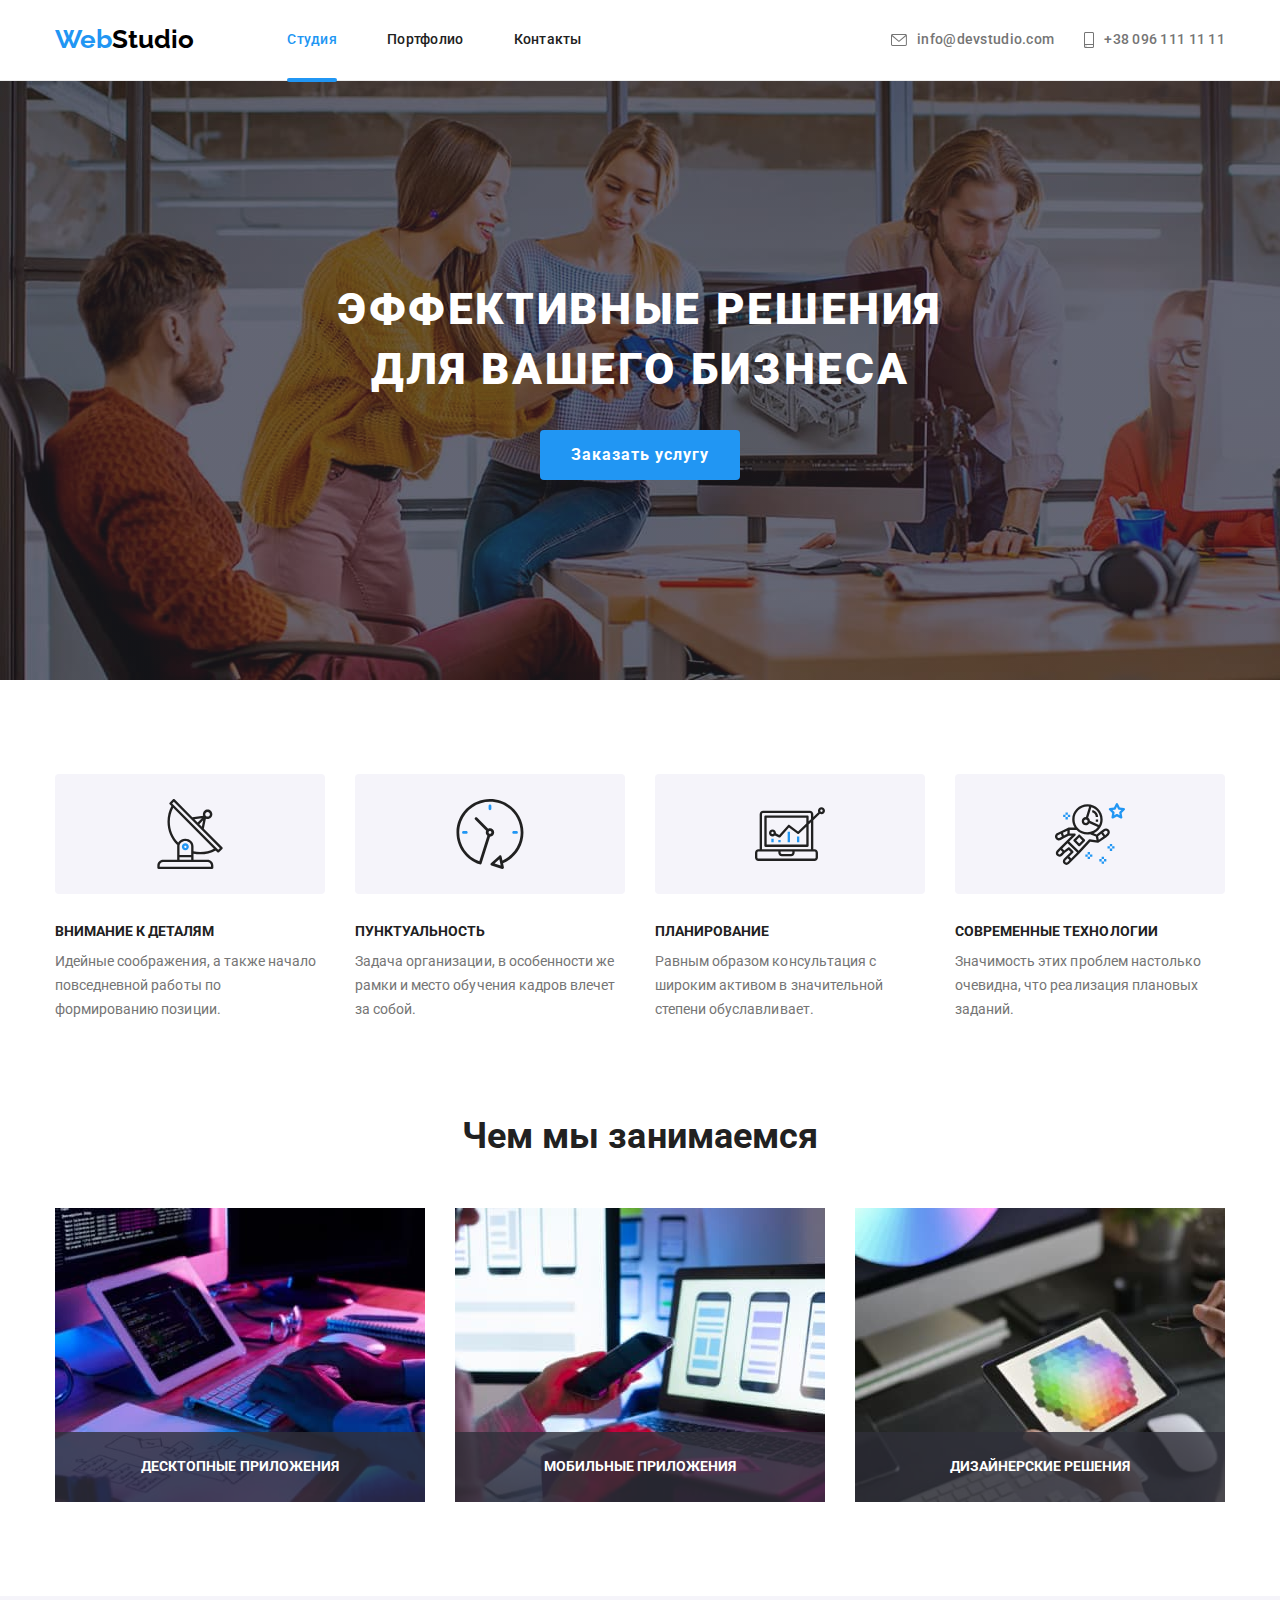
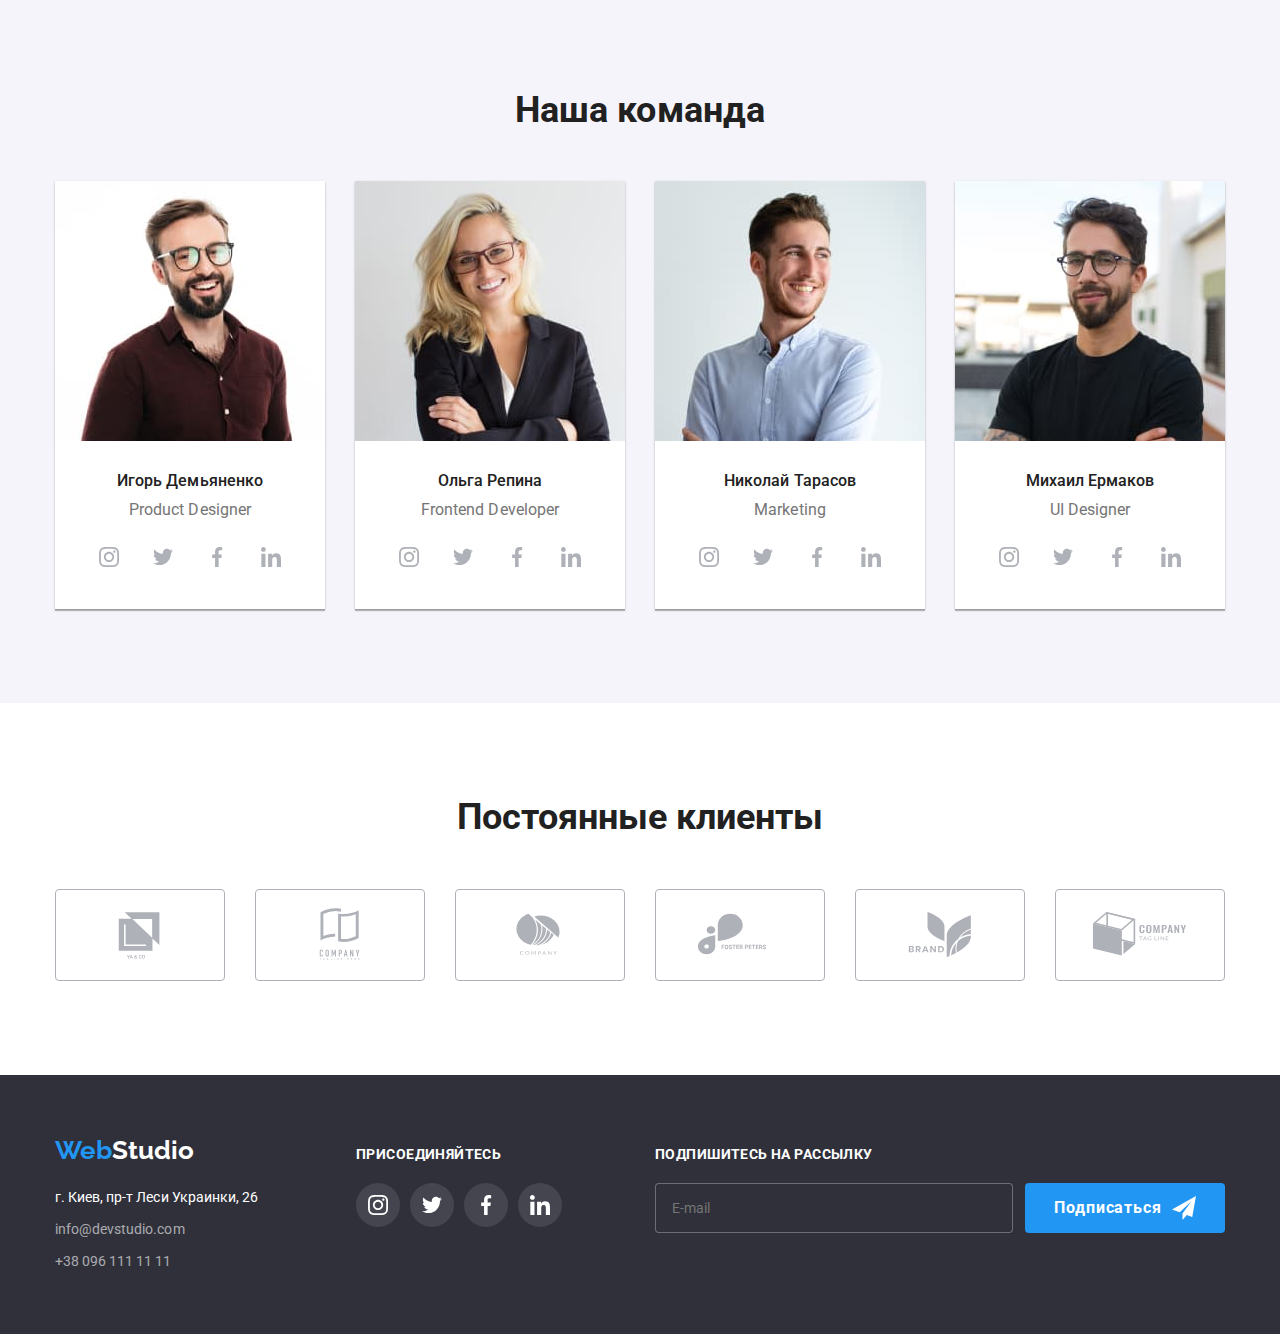
<file: index.html>
<!DOCTYPE html>
<html lang="ru">
  <head>
    <meta charset="UTF-8" />
    <meta http-equiv="X-UA-Compatible" content="IE=edge" />
    <meta name="viewport" content="width=device-width, initial-scale=1.0" />
    <title>Web Studio</title>
    <link rel="preconnect" href="https://fonts.googleapis.com" />
    <link rel="preconnect" href="https://fonts.gstatic.com" crossorigin />
    <link
      href="https://fonts.googleapis.com/css2?family=Raleway:wght@700&family=Roboto:wght@400;500;700;900&display=swap"
      rel="stylesheet"
    />
    <link rel="stylesheet" href="./css/main.min.css" />
  </head>
  <body class="page scroll no-scroll">
    <header class="header">
      <div class="header__box container">
        <nav class="nav">
          <a class="logo header-logo__indents" href="./" lang="en"
            >Web<span class="header-logo__second-word">Studio</span></a
          >
          <button
            class="header__menu-open-button js-open-menu"
            type="button"
            name="open"
          >
            <svg class="header__menu-icon" width="24" height="16">
              <use href="./img/symbol-defs.svg#mob-menu-icon"></use>
            </svg>
          </button>
          <!-- Mobile Menu -->
          <div class="mob-menu__backdrop is-hidden js-menu-container">
            <div class="mob-menu">
              <button
                class="mob-menu__close-button js-close-menu"
                type="button"
                name="close"
              >
                <svg class="mob-menu__icon" width="19" height="19">
                  <use href="./img/symbol-defs.svg#mob-close-icon"></use>
                </svg>
              </button>
              <ul class="mob-menu__nav-list mobile-menu">
                <li class="mob-menu__nav-item">
                  <a class="mob-menu__nav-link" href="./index.html">Студия</a>
                </li>
                <li class="mob-menu__nav-item">
                  <a class="mob-menu__nav-link" href="./portfolio.html"
                    >Портфолио</a
                  >
                </li>
                <li class="mob-menu__nav-item">
                  <a class="mob-menu__nav-link" href="./contacts.html"
                    >Контакты</a
                  >
                </li>
              </ul>
              <ul class="mob-menu__contact-list">
                <li class="mob-menu__contact-item">
                  <a class="mob-menu__contact-link" href="#"
                    >+38 096 111 11 11</a
                  >
                </li>
                <li class="mob-menu__contact-item">
                  <a class="mob-menu__contact-link mob-menu__mail" href="#"
                    >info@devstudio.com</a
                  >
                </li>
              </ul>
              <ul class="mob-menu__social-list">
                <li class="mob-menu__social-item">
                  <a class="mob-menu__social-link" href="#">Instagram</a>
                </li>
                <li class="mob-menu__social-item">
                  <a class="mob-menu__social-link" href="#">Twitter</a>
                </li>
                <li class="mob-menu__social-item">
                  <a class="mob-menu__social-link" href="#">Facebook</a>
                </li>
                <li class="mob-menu__social-item">
                  <a class="mob-menu__social-link" href="#">LinkedIn</a>
                </li>
              </ul>
            </div>
          </div>
          <!-- Header Nav -->
          <ul class="nav__list">
            <li class="nav__item">
              <a class="nav__link nav__link-active" href="./index.html"
                >Студия</a
              >
            </li>
            <li class="nav__item">
              <a class="nav__link" href="./portfolio.html">Портфолио</a>
            </li>
            <li class="nav__item">
              <a class="nav__link" href="./contacts.html">Контакты</a>
            </li>
          </ul>
        </nav>
        <ul class="contact__list">
          <li class="contact__item">
            <a
              href="mailto:info@devstudio.com"
              class="contact__link contact__link-top"
            >
              <svg class="contact__link-icon" width="16" height="12">
                <use href="./img/symbol-defs.svg#icon-envelope"></use>
              </svg>
              <span class="contact__link-text">info@devstudio.com</span></a
            >
          </li>
          <li class="contact__item">
            <a
              href="tel:+380961111111"
              class="contact__link contact__link-bottom"
            >
              <svg class="contact__link-icon" width="10" height="16">
                <use href="./img/symbol-defs.svg#icon-smartphone"></use>
              </svg>
              <span class="contact__link-text">+38 096 111 11 11</span></a
            >
          </li>
        </ul>
      </div>
    </header>
    <main>
      <section class="hero">
        <div class="hero__container container">
          <h1 class="hero__title">Эффективные решения для вашего бизнеса</h1>
          <button class="button" type="button" name="service" data-modal-open>
            Заказать услугу
          </button>
        </div>
      </section>
      <section class="section">
        <div class="container">
          <h2 class="hidden">Особенности</h2>
          <ul class="feature__list">
            <li class="feature__item">
              <div class="feature__bg-img-container">
                <svg class="feature__icon" width="70" height="70">
                  <use href="./img/symbol-defs.svg#icon-antenna"></use>
                </svg>
              </div>
              <h3 class="feature__title">Внимание к деталям</h3>
              <p class="feature__text">
                Идейные соображения, а также начало повседневной работы по
                формированию позиции.
              </p>
            </li>
            <li class="feature__item">
              <div class="feature__bg-img-container">
                <svg class="feature__icon" width="70" height="70">
                  <use href="./img/symbol-defs.svg#icon-clock"></use>
                </svg>
              </div>
              <h3 class="feature__title">Пунктуальность</h3>
              <p class="feature__text">
                Задача организации, в особенности же рамки и место обучения
                кадров влечет за собой.
              </p>
            </li>
            <li class="feature__item">
              <div class="feature__bg-img-container">
                <svg class="feature__icon" width="70" height="70">
                  <use href="./img/symbol-defs.svg#icon-diagram"></use>
                </svg>
              </div>
              <h3 class="feature__title">Планирование</h3>
              <p class="feature__text">
                Равным образом консультация с широким активом в значительной
                степени обуславливает.
              </p>
            </li>
            <li class="feature__item">
              <div class="feature__bg-img-container">
                <svg class="feature__icon" width="70" height="70">
                  <use href="./img/symbol-defs.svg#icon-astronaut"></use>
                </svg>
              </div>
              <h3 class="feature__title">Современные технологии</h3>
              <p class="feature__text">
                Значимость этих проблем настолько очевидна, что реализация
                плановых заданий.
              </p>
            </li>
          </ul>
        </div>
      </section>
      <section class="section work">
        <div class="container">
          <h2 class="work__title">Чем мы занимаемся</h2>
          <ul class="work__list">
            <li class="work__item">
              <img
                class="work__img"
                srcset="
                  ./img/desktop-app-1x.jpg 1x,
                  ./img/desktop-app-2x.jpg 2x
                "
                src="./img/design-decision-1x.jpg"
                alt="печатаем"
              />
              <div class="work__label-container">
                <h3 class="work__label-title">Десктопные приложения</h3>
              </div>
            </li>
            <li class="work__item">
              <img
                class="work__img"
                srcset="./img/mob-app-1x.jpg 1x, ./img/mob-app-2x.jpg 2x"
                src="./img/mob-app-1x.jpg"
                alt="звоним"
              />
              <div class="work__label-container">
                <h3 class="work__label-title">Мобильные приложения</h3>
              </div>
            </li>
            <li class="work__item">
              <img
                class="work__img"
                srcset="
                  ./img/design-decision-1x.jpg 1x,
                  ./img/design-decision-2x.jpg 2x
                "
                src="./img/design-decision-1x.jpg"
                alt="выбираем цвета"
              />
              <div class="work__label-container">
                <h3 class="work__label-title">Дизайнерские решения</h3>
              </div>
            </li>
          </ul>
        </div>
      </section>
      <section class="team__section section">
        <div class="container">
          <h2 class="team__title">Наша команда</h2>
          <ul class="team__list">
            <li class="team__card">
              <picture class="img team-photo">
                <source
                  srcset="./img/igor-2x.jpg 1x, ./img/igor-4x.jpg 2x"
                  media="(max-width: 1199px)"
                />
                <source
                  srcset="./img/igor-1x.jpg 1x, ./img/igor-2x.jpg 2x"
                  media="(min-width: 1200px)"
                />
                <img src="./img/igor-2x.jpg" alt="Product Designer" />
              </picture>

              <div class="team__card-sighn">
                <h3 class="team__name">Игорь Демьяненко</h3>
                <p class="team__position" lang="en">Product Designer</p>
                <ul class="team-social__list">
                  <li class="team-social__item">
                    <a
                      class="team-social__link"
                      href="#"
                      aria-label="instagram"
                    >
                      <svg class="team-social__icon" width="20" height="20">
                        <use href="./img/symbol-defs.svg#icon-instagram"></use>
                      </svg>
                    </a>
                  </li>
                  <li class="team-social__item">
                    <a class="team-social__link" href="#" aria-label="twitter">
                      <svg class="team-social__icon" width="20" height="20">
                        <use href="./img/symbol-defs.svg#icon-twitter"></use>
                      </svg>
                    </a>
                  </li>
                  <li class="team-social__item">
                    <a class="team-social__link" href="#" aria-label="facebook">
                      <svg class="team-social__icon" width="20" height="20">
                        <use href="./img/symbol-defs.svg#icon-facebook"></use>
                      </svg>
                    </a>
                  </li>
                  <li class="team-social__item">
                    <a class="team-social__link" href="#" aria-label="linkedin">
                      <svg class="team-social__icon" width="20" height="20">
                        <use href="./img/symbol-defs.svg#icon-linkedin"></use>
                      </svg>
                    </a>
                  </li>
                </ul>
              </div>
            </li>
            <li class="team__card">
              <picture class="img team-photo">
                <source
                  srcset="./img/olga-2x.jpg 1x, ./img/olga-4x.jpg 2x"
                  media="(max-width: 1199px)"
                />
                <source
                  srcset="./img/olga-1x.jpg 1x, ./img/olga-2x.jpg 2x"
                  media="(min-width: 1200px)"
                />
                <img src="./img/olga-2x.jpg" alt="Frontend Developer" />
              </picture>

              <div class="team__card-sighn">
                <h3 class="team__name">Ольга Репина</h3>
                <p class="team__position" lang="en">Frontend Developer</p>
                <ul class="team-social__list">
                  <li class="team-social__item">
                    <a
                      class="team-social__link"
                      href="#"
                      aria-label="instagram"
                    >
                      <svg class="team-social__icon" width="20" height="20">
                        <use href="./img/symbol-defs.svg#icon-instagram"></use>
                      </svg>
                    </a>
                  </li>
                  <li class="team-social__item">
                    <a class="team-social__link" href="#" aria-label="twitter">
                      <svg class="team-social__icon" width="20" height="20">
                        <use href="./img/symbol-defs.svg#icon-twitter"></use>
                      </svg>
                    </a>
                  </li>
                  <li class="team-social__item">
                    <a class="team-social__link" href="#" aria-label="facebook">
                      <svg class="team-social__icon" width="20" height="20">
                        <use href="./img/symbol-defs.svg#icon-facebook"></use>
                      </svg>
                    </a>
                  </li>
                  <li class="team-social__item">
                    <a class="team-social__link" href="#" aria-label="linkedin">
                      <svg class="team-social__icon" width="20" height="20">
                        <use href="./img/symbol-defs.svg#icon-linkedin"></use>
                      </svg>
                    </a>
                  </li>
                </ul>
              </div>
            </li>
            <li class="team__card">
              <picture class="img team-photo">
                <source
                  srcset="./img/nik-2x.jpg 1x, ./img/nik-4x.jpg 2x"
                  media="(max-width: 1199px)"
                />
                <source
                  srcset="./img/nik-1x.jpg 1x, ./img/nik-2x.jpg 2x"
                  media="(min-width: 1200px)"
                />
                <img src="./img/nik-2x.jpg" alt="фото Николай Тарасов" />
              </picture>

              <div class="team__card-sighn">
                <h3 class="team__name">Николай Тарасов</h3>
                <p class="team__position" lang="en">Marketing</p>
                <ul class="team-social__list">
                  <li class="team-social__item">
                    <a
                      class="team-social__link"
                      href="#"
                      aria-label="instagram"
                    >
                      <svg class="team-social__icon" width="20" height="20">
                        <use href="./img/symbol-defs.svg#icon-instagram"></use>
                      </svg>
                    </a>
                  </li>
                  <li class="team-social__item">
                    <a class="team-social__link" href="#" aria-label="twitter">
                      <svg class="team-social__icon" width="20" height="20">
                        <use href="./img/symbol-defs.svg#icon-twitter"></use>
                      </svg>
                    </a>
                  </li>
                  <li class="team-social__item">
                    <a class="team-social__link" href="#" aria-label="facebook">
                      <svg class="team-social__icon" width="20" height="20">
                        <use href="./img/symbol-defs.svg#icon-facebook"></use>
                      </svg>
                    </a>
                  </li>
                  <li class="team-social__item">
                    <a class="team-social__link" href="#" aria-label="linkedin">
                      <svg class="team-social__icon" width="20" height="20">
                        <use href="./img/symbol-defs.svg#icon-linkedin"></use>
                      </svg>
                    </a>
                  </li>
                </ul>
              </div>
            </li>
            <li class="team__card">
              <picture class="img team-photo">
                <source
                  srcset="./img/mich-2x.jpg 1x, ./img/mich-4x.jpg 2x"
                  media="(max-width: 1199px)"
                />
                <source
                  srcset="./img/mich-1x.jpg 1x, ./img/mich-2x.jpg 2x"
                  media="(min-width: 1200px)"
                />
                <img src="./img/mich-2x.jpg" alt="UI Designer" />
              </picture>

              <div class="team__card-sighn">
                <h3 class="team__name">Михаил Ермаков</h3>
                <p class="team__position" lang="en">UI Designer</p>
                <ul class="team-social__list">
                  <li class="team-social__item">
                    <a
                      class="team-social__link"
                      href="#"
                      aria-label="instagram"
                    >
                      <svg class="team-social__icon" width="20" height="20">
                        <use href="./img/symbol-defs.svg#icon-instagram"></use>
                      </svg>
                    </a>
                  </li>
                  <li class="team-social__item">
                    <a class="team-social__link" href="#" aria-label="twitter">
                      <svg class="team-social__icon" width="20" height="20">
                        <use href="./img/symbol-defs.svg#icon-twitter"></use>
                      </svg>
                    </a>
                  </li>
                  <li class="team-social__item">
                    <a class="team-social__link" href="#" aria-label="facebook">
                      <svg class="team-social__icon" width="20" height="20">
                        <use href="./img/symbol-defs.svg#icon-facebook"></use>
                      </svg>
                    </a>
                  </li>
                  <li class="team-social__item">
                    <a class="team-social__link" href="#" aria-label="linkedin">
                      <svg class="team-social__icon" width="20" height="20">
                        <use href="./img/symbol-defs.svg#icon-linkedin"></use>
                      </svg>
                    </a>
                  </li>
                </ul>
              </div>
            </li>
          </ul>
        </div>
      </section>
      <section class="section">
        <div class="container">
          <h2 class="client__title">Постоянные клиенты</h2>
          <ul class="client__list">
            <li class="client__item">
              <a href="#" class="client__link">
                <svg class="client__icon" width="106" height="60">
                  <use href="./img/symbol-defs.svg#icon-client1"></use>
                </svg>
              </a>
            </li>
            <li class="client__item">
              <a href="#" class="client__link">
                <svg class="client__icon" width="106" height="60">
                  <use href="./img/symbol-defs.svg#icon-client2"></use>
                </svg>
              </a>
            </li>
            <li class="client__item">
              <a href="#" class="client__link">
                <svg class="client__icon" width="106" height="60">
                  <use href="./img/symbol-defs.svg#icon-client3"></use>
                </svg>
              </a>
            </li>
            <li class="client__item">
              <a href="#" class="client__link">
                <svg class="client__icon" width="106" height="60">
                  <use href="./img/symbol-defs.svg#icon-client4"></use>
                </svg>
              </a>
            </li>
            <li class="client__item">
              <a href="#" class="client__link">
                <svg class="client__icon" width="106" height="60">
                  <use href="./img/symbol-defs.svg#icon-client5"></use>
                </svg>
              </a>
            </li>
            <li class="client__item">
              <a href="#" class="client__link">
                <svg class="client__icon" width="106" height="60">
                  <use href="./img/symbol-defs.svg#icon-client6"></use>
                </svg>
              </a>
            </li>
          </ul>
        </div>
      </section>
    </main>
    <footer class="footer">
      <div class="footer__container container">
        <div class="footer__address-container">
          <a class="logo footer__logo-indents" href="./" lang="en"
            >Web<span class="footer__logo-second-word">Studio</span>
          </a>
          <address class="footer-address">
            <ul class="footer-address__list">
              <li class="footer-address__item">
                <a
                  class="footer-address__link"
                  href="https://goo.gl/maps/DvVMSBrxsydVWDyE7"
                  target="_blank"
                  rel="noopener noreferrer nofollow"
                  >г. Киев, пр-т Леси Украинки, 26
                </a>
              </li>
              <li class="footer-address__item">
                <a
                  class="footer-address__link footer-address__contact-link"
                  href="mailto:info@devstudio.com"
                  >info@devstudio.com
                </a>
              </li>
              <li class="footer-address__item">
                <a
                  class="footer-address__link footer-address__contact-link"
                  href="tel:+380961111111"
                  >+38 096 111 11 11
                </a>
              </li>
            </ul>
          </address>
        </div>
        <div class="footer-social__container">
          <p class="footer-social__title-text">Присоединяйтесь</p>
          <ul class="footer-social__list">
            <li class="footer-social__item">
              <a class="footer-social__link" href="#" aria-label="instagram">
                <svg class="footer-social__icon" width="20" height="20">
                  <use href="./img/symbol-defs.svg#icon-instagram"></use>
                </svg>
              </a>
            </li>
            <li class="footer-social__item">
              <a class="footer-social__link" href="#" aria-label="twitter">
                <svg class="footer-social__icon" width="20" height="20">
                  <use href="./img/symbol-defs.svg#icon-twitter"></use>
                </svg>
              </a>
            </li>
            <li class="footer-social__item">
              <a class="footer-social__link" href="#" aria-label="facebook">
                <svg class="footer-social__icon" width="20" height="20">
                  <use href="./img/symbol-defs.svg#icon-facebook"></use>
                </svg>
              </a>
            </li>
            <li class="footer-social__item">
              <a class="footer-social__link" href="#" aria-label="linkedin">
                <svg class="footer-social__icon" width="20" height="20">
                  <use href="./img/symbol-defs.svg#icon-linkedin"></use>
                </svg>
              </a>
            </li>
          </ul>
        </div>
        <div class="footer-form__container">
          <p class="footer-social__title-text">Подпишитесь на рассылку</p>
          <form class="footer-form">
            <label for="follow-email"></label>
            <input
              class="footer-form__input"
              type="email"
              name="follow-email"
              id="follow-email"
              placeholder="E-mail"
              required
            />
            <button type="submit" class="footer-form__button button">
              Подписаться
              <svg class="footer-form__button-icon" width="24" height="24">
                <use href="./img/symbol-defs.svg#icon-send"></use>
              </svg>
            </button>
          </form>
        </div>
      </div>
    </footer>
    <!-- Модалка -->
    <div class="backdrop is-hidden" data-modal>
      <div class="modal">
        <button
          class="modal__close-button"
          type="button"
          name="close"
          data-modal-close
        >
          <svg class="modal__icon" width="18" height="18">
            <use href="./img/symbol-defs.svg#icon-close"></use>
          </svg>
        </button>
        <!-- Форма модалки -->
        <p class="form__title">Оставьте свои данные, мы вам перезвоним</p>
        <form class="form">
          <ul>
            <li class="form__item">
              <label for="name">
                <span class="form__label-title">Имя</span>
                <span class="form__input-wrap">
                  <input
                    class="form__input"
                    type="text"
                    name="name"
                    id="name"
                    placeholder="Джон"
                    required
                  />
                  <svg class="form__input-icon" width="18" height="18">
                    <use href="./img/symbol-defs.svg#icon-person"></use>
                  </svg>
                </span>
              </label>
            </li>
            <li class="form__item">
              <label for="tel"
                ><span class="form__label-title">Телефон</span>
                <span class="form__input-wrap">
                  <input
                    class="form__input"
                    type="tel"
                    name="tel"
                    id="tel"
                    placeholder="+380951112233"
                    value=""
                    pattern="[\+]\d{12}"
                    required
                  />
                  <svg class="form__input-icon" width="18" height="18">
                    <use href="./img/symbol-defs.svg#icon-phone"></use>
                  </svg>
                </span>
              </label>
            </li>
            <li class="form__item">
              <label for="email"
                ><span class="form__label-title">Почта</span>
                <span class="form__input-wrap">
                  <input
                    class="form__input"
                    type="email"
                    name="email"
                    id="email"
                    placeholder="abcdefg@mail.com"
                  />
                  <svg class="form__input-icon" width="18" height="18">
                    <use href="./img/symbol-defs.svg#icon-email"></use>
                  </svg>
                </span>
              </label>
            </li>
            <li class="form__textarea-item">
              <label class="form__label-title" for="coment">Коментарий</label>
              <textarea
                class="form__coment"
                name="coment"
                id="coment"
                placeholder="Введите текст"
              ></textarea>
            </li>
          </ul>
          <div class="form__checkbox">
            <input
              class="form__checkbox hidden"
              type="checkbox"
              name="check"
              value="agree"
              id="check"
              required
            />
            <label for="check" class="form__checkbox-label">
              <span class="form__checkbox-plus-text">
                <span class="form__checkbox-quad">
                  <svg class="form__checkbox-icon" width="16" height="15">
                    <use href="./img/symbol-defs.svg#icon-check"></use>
                  </svg>
                </span>
                <span>Соглашаюсь с рассылкой и принимаю</span>
              </span>
              <a href="#" class="form__checkbox-link">Условия договора</a>
            </label>
          </div>
          <button class="form__button-send button" type="submit">
            Отправить
          </button>
        </form>
      </div>
    </div>
    <script src="./js/mobile-menu.js"></script>
    <script src="./js/modal.js"></script>
  </body>
</html>
</file>
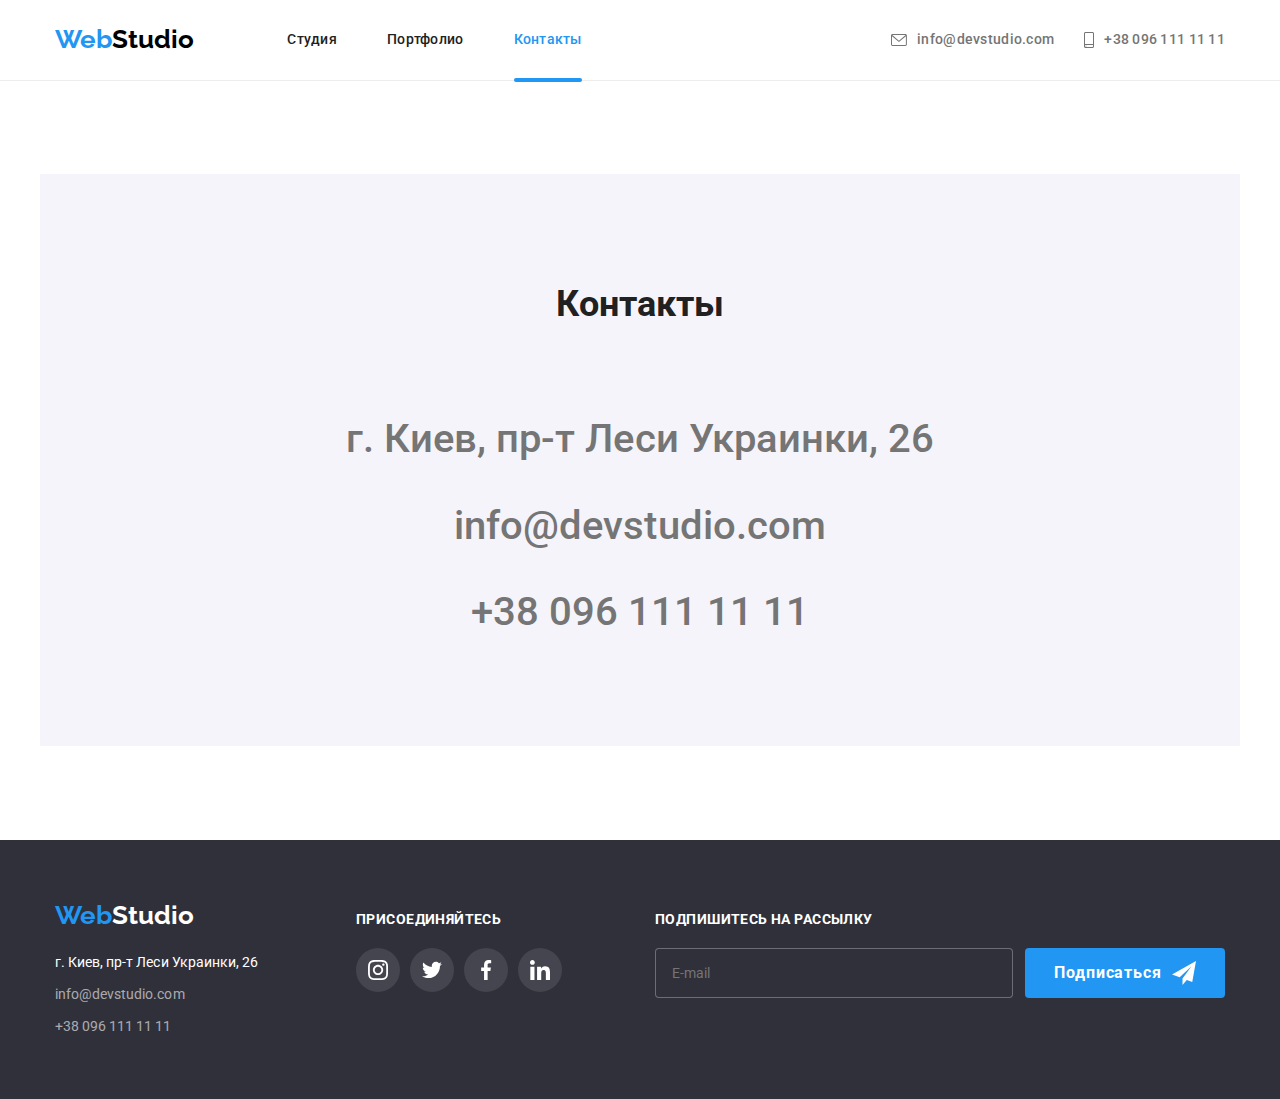
<file: contacts.html>
<!DOCTYPE html>
<html lang="ru">
  <head>
    <meta charset="UTF-8" />
    <meta http-equiv="X-UA-Compatible" content="IE=edge" />
    <meta name="viewport" content="width=device-width, initial-scale=1.0" />
    <title>Web Studio</title>
    <link rel="preconnect" href="https://fonts.googleapis.com" />
    <link rel="preconnect" href="https://fonts.gstatic.com" crossorigin />
    <link
      href="https://fonts.googleapis.com/css2?family=Raleway:wght@700&family=Roboto:wght@400;500;700;900&display=swap"
      rel="stylesheet"
    />
    <link rel="stylesheet" href="./css/main.min.css" />
  </head>
  <body class="page scroll no-scroll">
    <header class="header">
      <div class="header__box container">
        <nav class="nav">
          <a class="logo header-logo__indents" href="./" lang="en"
            >Web<span class="header-logo__second-word">Studio</span></a
          >
          <button
            class="header__menu-open-button js-open-menu"
            type="button"
            name="open"
          >
            <svg class="header__menu-icon" width="24" height="16">
              <use href="./img/symbol-defs.svg#mob-menu-icon"></use>
            </svg>
          </button>
          <!-- Mobile Menu -->
          <div class="mob-menu__backdrop is-hidden js-menu-container">
            <div class="mob-menu">
              <button
                class="mob-menu__close-button js-close-menu"
                type="button"
                name="close"
              >
                <svg class="mob-menu__icon" width="19" height="19">
                  <use href="./img/symbol-defs.svg#mob-close-icon"></use>
                </svg>
              </button>
              <ul class="mob-menu__nav-list mobile-menu">
                <li class="mob-menu__nav-item">
                  <a class="mob-menu__nav-link" href="./index.html">Студия</a>
                </li>
                <li class="mob-menu__nav-item">
                  <a class="mob-menu__nav-link" href="./portfolio.html"
                    >Портфолио</a
                  >
                </li>
                <li class="mob-menu__nav-item">
                  <a class="mob-menu__nav-link" href="./contacts.html"
                    >Контакты</a
                  >
                </li>
              </ul>
              <ul class="mob-menu__contact-list">
                <li class="mob-menu__contact-item">
                  <a class="mob-menu__contact-link" href="#"
                    >+38 096 111 11 11</a
                  >
                </li>
                <li class="mob-menu__contact-item">
                  <a class="mob-menu__contact-link mob-menu__mail" href="#"
                    >info@devstudio.com</a
                  >
                </li>
              </ul>
              <ul class="mob-menu__social-list">
                <li class="mob-menu__social-item">
                  <a class="mob-menu__social-link" href="#">Instagram</a>
                </li>
                <li class="mob-menu__social-item">
                  <a class="mob-menu__social-link" href="#">Twitter</a>
                </li>
                <li class="mob-menu__social-item">
                  <a class="mob-menu__social-link" href="#">Facebook</a>
                </li>
                <li class="mob-menu__social-item">
                  <a class="mob-menu__social-link" href="#">LinkedIn</a>
                </li>
              </ul>
            </div>
          </div>
          <!-- Header Nav -->
          <ul class="nav__list">
            <li class="nav__item">
              <a class="nav__link" href="./index.html">Студия</a>
            </li>
            <li class="nav__item">
              <a class="nav__link" href="./portfolio.html">Портфолио</a>
            </li>
            <li class="nav__item">
              <a class="nav__link nav__link-active" href="./contacts.html"
                >Контакты</a
              >
            </li>
          </ul>
        </nav>
        <ul class="contact__list">
          <li class="contact__item">
            <a
              href="mailto:info@devstudio.com"
              class="contact__link contact__link-top"
            >
              <svg class="contact__link-icon" width="16" height="12">
                <use href="./img/symbol-defs.svg#icon-envelope"></use>
              </svg>
              <span class="contact__link-text">info@devstudio.com</span></a
            >
          </li>
          <li class="contact__item">
            <a
              href="tel:+380961111111"
              class="contact__link contact__link-bottom"
            >
              <svg class="contact__link-icon" width="10" height="16">
                <use href="./img/symbol-defs.svg#icon-smartphone"></use>
              </svg>
              <span class="contact__link-text">+38 096 111 11 11</span></a
            >
          </li>
        </ul>
      </div>
    </header>
    <main class="main">
      <section class="connect__section section">
        <div class="connect container">
          <h1 class="connect__title">Контакты</h1>
          <ul class="connect__list">
            <li class="connect__item"></li>
            <li class="connect__item">
              <a
                class="connect__link"
                href="https://goo.gl/maps/DvVMSBrxsydVWDyE7"
                target="_blank"
                rel="noopener noreferrer nofollow"
                >г. Киев, пр-т Леси Украинки, 26
              </a>
            </li>
            <li>
              <a href="mailto:info@devstudio.com" class="connect__link">
                info@devstudio.com</a
              >
            </li>
            <li class="connect__item">
              <a href="tel:+380961111111" class="connect__link">
                +38 096 111 11 11</a
              >
            </li>
          </ul>
        </div>
      </section>
    </main>
    <footer class="footer">
      <div class="footer__container container">
        <div class="footer__address-container">
          <a class="logo footer__logo-indents" href="./" lang="en"
            >Web<span class="footer__logo-second-word">Studio</span>
          </a>
          <address class="footer-address">
            <ul class="footer-address__list">
              <li class="footer-address__item">
                <a
                  class="footer-address__link"
                  href="https://goo.gl/maps/DvVMSBrxsydVWDyE7"
                  target="_blank"
                  rel="noopener noreferrer nofollow"
                  >г. Киев, пр-т Леси Украинки, 26
                </a>
              </li>
              <li class="footer-address__item">
                <a
                  class="footer-address__link footer-address__contact-link"
                  href="mailto:info@devstudio.com"
                  >info@devstudio.com
                </a>
              </li>
              <li class="footer-address__item">
                <a
                  class="footer-address__link footer-address__contact-link"
                  href="tel:+380961111111"
                  >+38 096 111 11 11
                </a>
              </li>
            </ul>
          </address>
        </div>
        <div class="footer-social__container">
          <p class="footer-social__title-text">Присоединяйтесь</p>
          <ul class="footer-social__list">
            <li class="footer-social__item">
              <a class="footer-social__link" href="#" aria-label="instagram">
                <svg class="footer-social__icon" width="20" height="20">
                  <use href="./img/symbol-defs.svg#icon-instagram"></use>
                </svg>
              </a>
            </li>
            <li class="footer-social__item">
              <a class="footer-social__link" href="#" aria-label="twitter">
                <svg class="footer-social__icon" width="20" height="20">
                  <use href="./img/symbol-defs.svg#icon-twitter"></use>
                </svg>
              </a>
            </li>
            <li class="footer-social__item">
              <a class="footer-social__link" href="#" aria-label="facebook">
                <svg class="footer-social__icon" width="20" height="20">
                  <use href="./img/symbol-defs.svg#icon-facebook"></use>
                </svg>
              </a>
            </li>
            <li class="footer-social__item">
              <a class="footer-social__link" href="#" aria-label="linkedin">
                <svg class="footer-social__icon" width="20" height="20">
                  <use href="./img/symbol-defs.svg#icon-linkedin"></use>
                </svg>
              </a>
            </li>
          </ul>
        </div>
        <div class="footer-form__container">
          <p class="footer-social__title-text">Подпишитесь на рассылку</p>
          <form class="footer-form">
            <label for="follow-email"></label>
            <input
              class="footer-form__input"
              type="email"
              name="follow-email"
              id="follow-email"
              placeholder="E-mail"
              required
            />
            <button type="submit" class="footer-form__button button">
              Подписаться
              <svg class="footer-form__button-icon" width="24" height="24">
                <use href="./img/symbol-defs.svg#icon-send"></use>
              </svg>
            </button>
          </form>
        </div>
      </div>
    </footer>
    <script src="./js/mobile-menu.js"></script>
  </body>
</html>
</file>
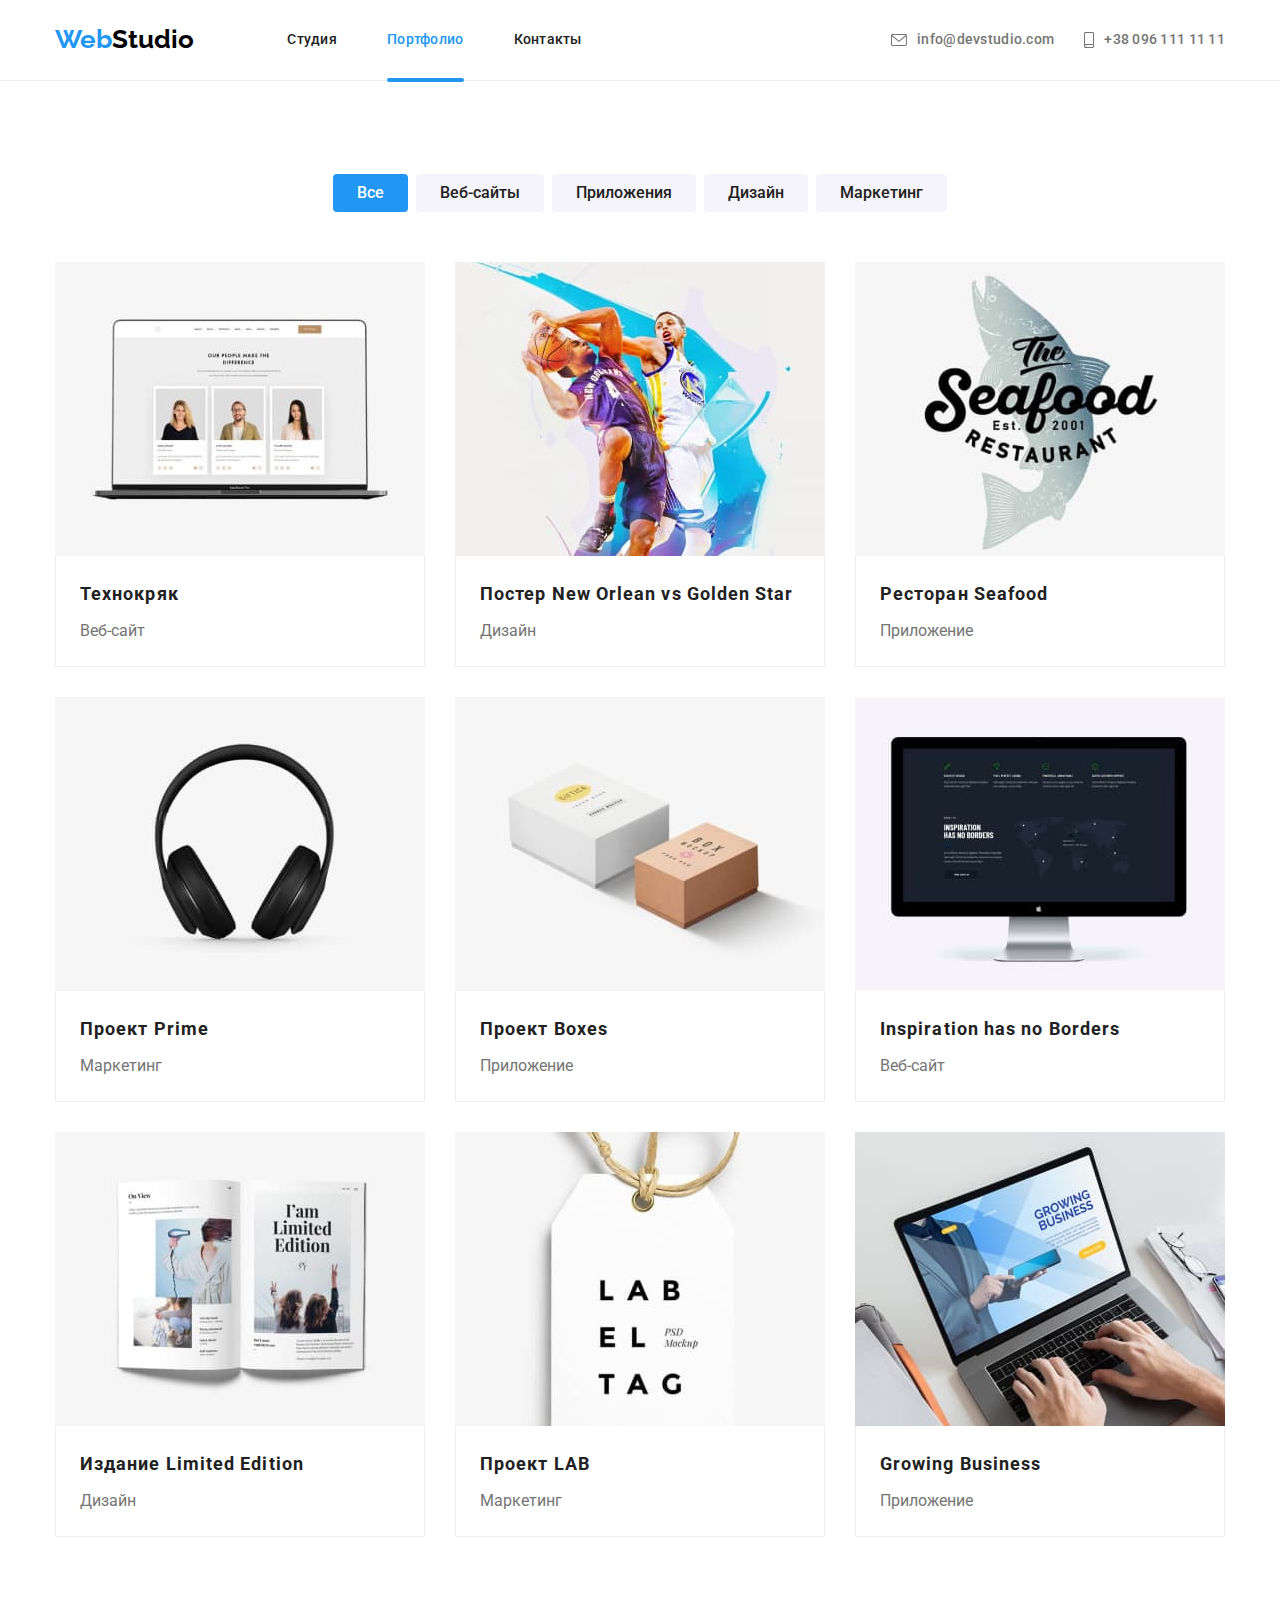
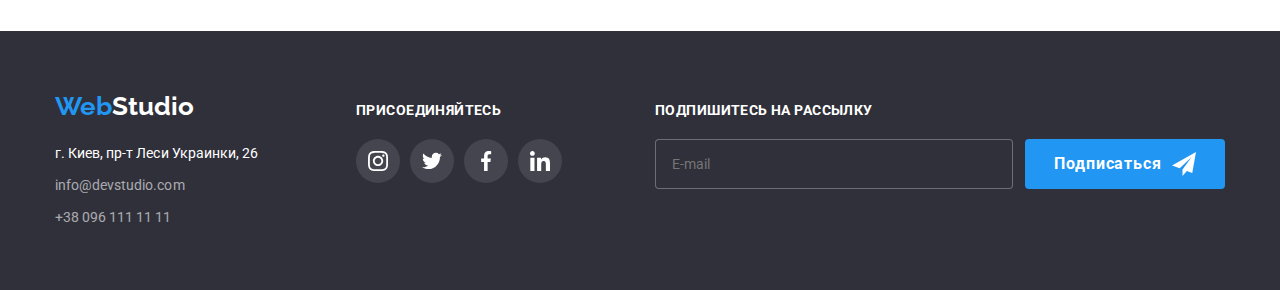
<file: portfolio.html>
<!DOCTYPE html>
<html lang="ru">
  <head>
    <meta charset="UTF-8" />
    <meta http-equiv="X-UA-Compatible" content="IE=edge" />
    <meta name="viewport" content="width=device-width, initial-scale=1.0" />
    <title>Web Studio</title>
    <link rel="preconnect" href="https://fonts.googleapis.com" />
    <link rel="preconnect" href="https://fonts.gstatic.com" crossorigin />
    <link
      href="https://fonts.googleapis.com/css2?family=Raleway:wght@700&family=Roboto:wght@400;500;700;900&display=swap"
      rel="stylesheet"
    />
    <link rel="stylesheet" href="./css/main.min.css" />
  </head>
  <body class="page scroll no-scroll">
    <header class="header">
      <div class="header__box container">
        <nav class="nav">
          <a class="logo header-logo__indents" href="./" lang="en"
            >Web<span class="header-logo__second-word">Studio</span></a
          >
          <button
            class="header__menu-open-button js-open-menu"
            type="button"
            name="open"
          >
            <svg class="header__menu-icon" width="24" height="16">
              <use href="./img/symbol-defs.svg#mob-menu-icon"></use>
            </svg>
          </button>
          <!-- Mobile Menu -->
          <div class="mob-menu__backdrop is-hidden js-menu-container">
            <div class="mob-menu">
              <button
                class="mob-menu__close-button js-close-menu"
                type="button"
                name="close"
              >
                <svg class="mob-menu__icon" width="19" height="19">
                  <use href="./img/symbol-defs.svg#mob-close-icon"></use>
                </svg>
              </button>
              <ul class="mob-menu__nav-list mobile-menu">
                <li class="mob-menu__nav-item">
                  <a class="mob-menu__nav-link" href="./index.html">Студия</a>
                </li>
                <li class="mob-menu__nav-item">
                  <a class="mob-menu__nav-link" href="./portfolio.html"
                    >Портфолио</a
                  >
                </li>
                <li class="mob-menu__nav-item">
                  <a class="mob-menu__nav-link" href="./contacts.html"
                    >Контакты</a
                  >
                </li>
              </ul>
              <ul class="mob-menu__contact-list">
                <li class="mob-menu__contact-item">
                  <a class="mob-menu__contact-link" href="#"
                    >+38 096 111 11 11</a
                  >
                </li>
                <li class="mob-menu__contact-item">
                  <a class="mob-menu__contact-link mob-menu__mail" href="#"
                    >info@devstudio.com</a
                  >
                </li>
              </ul>
              <ul class="mob-menu__social-list">
                <li class="mob-menu__social-item">
                  <a class="mob-menu__social-link" href="#">Instagram</a>
                </li>
                <li class="mob-menu__social-item">
                  <a class="mob-menu__social-link" href="#">Twitter</a>
                </li>
                <li class="mob-menu__social-item">
                  <a class="mob-menu__social-link" href="#">Facebook</a>
                </li>
                <li class="mob-menu__social-item">
                  <a class="mob-menu__social-link" href="#">LinkedIn</a>
                </li>
              </ul>
            </div>
          </div>
          <!-- Header Nav -->
          <ul class="nav__list">
            <li class="nav__item">
              <a class="nav__link" href="./index.html">Студия</a>
            </li>
            <li class="nav__item">
              <a class="nav__link nav__link-active" href="./portfolio.html"
                >Портфолио</a
              >
            </li>
            <li class="nav__item">
              <a class="nav__link" href="./contacts.html">Контакты</a>
            </li>
          </ul>
        </nav>
        <ul class="contact__list">
          <li class="contact__item">
            <a
              href="mailto:info@devstudio.com"
              class="contact__link contact__link-top"
            >
              <svg class="contact__link-icon" width="16" height="12">
                <use href="./img/symbol-defs.svg#icon-envelope"></use>
              </svg>
              <span class="contact__link-text">info@devstudio.com</span></a
            >
          </li>
          <li class="contact__item">
            <a
              href="tel:+380961111111"
              class="contact__link contact__link-bottom"
            >
              <svg class="contact__link-icon" width="10" height="16">
                <use href="./img/symbol-defs.svg#icon-smartphone"></use>
              </svg>
              <span class="contact__link-text">+38 096 111 11 11</span></a
            >
          </li>
        </ul>
      </div>
    </header>
    <main>
      <section class="section">
        <div class="container">
          <h1 class="hidden">Портфолио</h1>
          <ul class="filter-list list">
            <li class="filter-item">
              <button
                class="filter__button filter__button-general"
                type="button"
                name="all"
              >
                Все
              </button>
            </li>
            <li class="filter-item">
              <button class="filter__button" type="button" name="web-sites">
                Веб-сайты
              </button>
            </li>
            <li class="filter-item">
              <button class="filter__button" type="button" name="aplication">
                Приложения
              </button>
            </li>
            <li class="filter-item">
              <button class="filter__button" type="button" name="design">
                Дизайн
              </button>
            </li>
            <li class="filter-item">
              <button class="filter__button" type="button" name="marketing">
                Маркетинг
              </button>
            </li>
          </ul>
          <ul class="galery__list list">
            <li class="galery__item">
              <a href="#" class="galery__link link">
                <div class="galery__box">
                  <picture class="galery__prewiew-photo img">
                    <source
                      srcset="./img/galery-pictures/web-2x.jpg"
                      media="(max-width: 1199px)"
                    />
                    <source
                      srcset="
                        ./img/galery-pictures/web-1x.jpg 1x,
                        ./img/galery-pictures/web-2x.jpg 2x
                      "
                      media="(min-width: 1200px)"
                    />
                    <img
                      src="./img/galery-pictures/web-1x.jpg"
                      alt="notebook"
                    />
                  </picture>

                  <div class="galery__overlay">
                    <p class="galery__overlay-text">
                      Ресурс предлагает комплексные предложения с разным уровнем
                      функционала и сервисов. Все это позволит посетителю
                      получить исчерпывающие сведения о компании или частном
                      лице.
                    </p>
                  </div>
                </div>
                <div class="galery__sighn-box">
                  <h2 class="galery__sighn-title">Технокряк</h2>
                  <p class="galery__sighn-type">Веб-сайт</p>
                </div>
              </a>
            </li>
            <li class="galery__item">
              <a href="#" class="galery__link link">
                <div class="galery__box">
                  <picture class="galery__prewiew-photo img">
                    <source
                      srcset="./img/galery-pictures/basket-2x.jpg"
                      media="(max-width: 1199px)"
                    />
                    <source
                      srcset="
                        ./img/galery-pictures/basket-1x.jpg 1x,
                        ./img/galery-pictures/basket-2x.jpg 2x
                      "
                      media="(min-width: 1200px)"
                    />
                    <img
                      src="./img/galery-pictures/basket-1x.jpg"
                      alt="basket"
                    />
                  </picture>

                  <div class="galery__overlay">
                    <p class="galery__overlay-text">
                      Lorem ipsum dolor sit amet consectetur, adipisicing elit.
                      Doloribus inventore sit quisquam soluta quis nihil atque
                      nesciunt temporibus magnam quam.
                    </p>
                  </div>
                </div>
                <div class="galery__sighn-box">
                  <h2 class="galery__sighn-title">
                    Постер <span lang="en">New Orlean vs Golden Star</span>
                  </h2>
                  <p class="galery__sighn-type">Дизайн</p>
                </div>
              </a>
            </li>
            <li class="galery__item">
              <a href="#" class="galery__link link">
                <div class="galery__box">
                  <picture class="galery__prewiew-photo img">
                    <source
                      srcset="./img/galery-pictures/sea-2x.jpg"
                      media="(max-width: 1199px)"
                    />
                    <source
                      srcset="
                        ./img/galery-pictures/sea-1x.jpg 1x,
                        ./img/galery-pictures/sea-2x.jpg 2x
                      "
                      media="(min-width: 1200px)"
                    />
                    <img src="./img/galery-pictures/sea-1x.jpg" alt="seafood" />
                  </picture>

                  <div class="galery__overlay">
                    <p class="galery__overlay-text">
                      Lorem ipsum dolor sit amet consectetur, adipisicing elit.
                      Doloribus inventore sit quisquam soluta quis nihil atque
                      nesciunt temporibus magnam quam.
                    </p>
                  </div>
                </div>
                <div class="galery__sighn-box">
                  <h2 class="galery__sighn-title">
                    Ресторан <span lang="en">Seafood</span>
                  </h2>
                  <p class="galery__sighn-type">Приложение</p>
                </div>
              </a>
            </li>
            <li class="galery__item">
              <a href="#" class="galery__link link">
                <div class="galery__box">
                  <picture class="galery__prewiew-photo img">
                    <source
                      srcset="./img/galery-pictures/headphones-2x.jpg"
                      media="(max-width: 1199px)"
                    />
                    <source
                      srcset="
                        ./img/galery-pictures/headphones-1x.jpg 1x,
                        ./img/galery-pictures/headphones-2x.jpg 2x
                      "
                      media="(min-width: 1200px)"
                    />
                    <img
                      src="./img/galery-pictures/headphones-1x.jpg"
                      alt="headfones"
                    />
                  </picture>

                  <div class="galery__overlay">
                    <p class="galery__overlay-text">
                      Lorem ipsum dolor sit amet consectetur, adipisicing elit.
                      Doloribus inventore sit quisquam soluta quis nihil atque
                      nesciunt temporibus magnam quam.
                    </p>
                  </div>
                </div>
                <div class="galery__sighn-box">
                  <h2 class="galery__sighn-title">
                    Проект <span lang="en">Prime</span>
                  </h2>
                  <p class="galery__sighn-type">Маркетинг</p>
                </div>
              </a>
            </li>
            <li class="galery__item">
              <a href="#" class="galery__link link">
                <div class="galery__box">
                  <picture class="galery__prewiew-photo img">
                    <source
                      srcset="./img/galery-pictures/boxes-2x.jpg"
                      media="(max-width: 1199px)"
                    />
                    <source
                      srcset="
                        ./img/galery-pictures/boxes-1x.jpg 1x,
                        ./img/galery-pictures/boxes-2x.jpg 2x
                      "
                      media="(min-width: 1200px)"
                    />
                    <img src="./img/galery-pictures/boxes-1x.jpg" alt="boxes" />
                  </picture>

                  <div class="galery__overlay">
                    <p class="galery__overlay-text">
                      Lorem ipsum dolor sit amet consectetur, adipisicing elit.
                      Doloribus inventore sit quisquam soluta quis nihil atque
                      nesciunt temporibus magnam quam.
                    </p>
                  </div>
                </div>
                <div class="galery__sighn-box">
                  <h2 class="galery__sighn-title">
                    Проект <span lang="en">Boxes</span>
                  </h2>
                  <p class="galery__sighn-type">Приложение</p>
                </div>
              </a>
            </li>
            <li class="galery__item">
              <a href="#" class="galery__link link">
                <div class="galery__box">
                  <picture class="galery__prewiew-photo img">
                    <source
                      srcset="./img/galery-pictures/display-2x.jpg"
                      media="(max-width: 1199px)"
                    />
                    <source
                      srcset="
                        ./img/galery-pictures/display-1x.jpg 1x,
                        ./img/galery-pictures/display-2x.jpg 2x
                      "
                      media="(min-width: 1200px)"
                    />
                    <img
                      src="./img/galery-pictures/display-1x.jpg"
                      alt="display"
                    />
                  </picture>

                  <div class="galery__overlay">
                    <p class="galery__overlay-text">
                      Lorem ipsum dolor sit amet consectetur, adipisicing elit.
                      Doloribus inventore sit quisquam soluta quis nihil atque
                      nesciunt temporibus magnam quam.
                    </p>
                  </div>
                </div>
                <div class="galery__sighn-box">
                  <h2 class="galery__sighn-title" lang="en">
                    Inspiration has no Borders
                  </h2>
                  <p class="galery__sighn-type">Веб-сайт</p>
                </div>
              </a>
            </li>
            <li class="galery__item">
              <a href="#" class="galery__link link">
                <div class="galery__box">
                  <picture class="galery__prewiew-photo img">
                    <source
                      srcset="./img/galery-pictures/book-2x.jpg"
                      media="(max-width: 1199px)"
                    />
                    <source
                      srcset="
                        ./img/galery-pictures/book-1x.jpg 1x,
                        ./img/galery-pictures/book-2x.jpg 2x
                      "
                      media="(min-width: 1200px)"
                    />
                    <img src="./img/galery-pictures/book-1x.jpg" alt="book" />
                  </picture>

                  <div class="galery__overlay">
                    <p class="galery__overlay-text">
                      Lorem ipsum dolor sit amet consectetur, adipisicing elit.
                      Doloribus inventore sit quisquam soluta quis nihil atque
                      nesciunt temporibus magnam quam.
                    </p>
                  </div>
                </div>
                <div class="galery__sighn-box">
                  <h2 class="galery__sighn-title">
                    Издание <span lang="en">Limited Edition</span>
                  </h2>
                  <p class="galery__sighn-type">Дизайн</p>
                </div>
              </a>
            </li>
            <li class="galery__item">
              <a href="#" class="galery__link link">
                <div class="galery__box">
                  <picture class="galery__prewiew-photo img">
                    <source
                      srcset="./img/galery-pictures/label-2x.jpg"
                      media="(max-width: 1199px)"
                    />
                    <source
                      srcset="
                        ./img/galery-pictures/label-1x.jpg 1x,
                        ./img/galery-pictures/label-2x.jpg 2x
                      "
                      media="(min-width: 1200px)"
                    />
                    <img src="./img/galery-pictures/label-1x.jpg" alt="label" />
                  </picture>

                  <div class="galery__overlay">
                    <p class="galery__overlay-text">
                      Lorem ipsum dolor sit amet consectetur, adipisicing elit.
                      Doloribus inventore sit quisquam soluta quis nihil atque
                      nesciunt temporibus magnam quam.
                    </p>
                  </div>
                </div>
                <div class="galery__sighn-box">
                  <h2 class="galery__sighn-title">
                    Проект <span lang="en">LAB</span>
                  </h2>
                  <p class="galery__sighn-type">Маркетинг</p>
                </div>
              </a>
            </li>
            <li class="galery__item">
              <a href="#" class="galery__link link">
                <div class="galery__box">
                  <picture class="galery__prewiew-photo img">
                    <source
                      srcset="./img/galery-pictures/laptop-2x.jpg"
                      media="(max-width: 1199px)"
                    />
                    <source
                      srcset="
                        ./img/galery-pictures/laptop-1x.jpg 1x,
                        ./img/galery-pictures/laptop-2x.jpg 2x
                      "
                      media="(min-width: 1200px)"
                    />
                    <img
                      src="./img/galery-pictures/laptop-1x.jpg"
                      alt="laptop"
                    />
                  </picture>

                  <div class="galery__overlay">
                    <p class="galery__overlay-text">
                      Lorem ipsum dolor sit amet consectetur, adipisicing elit.
                      Doloribus inventore sit quisquam soluta quis nihil atque
                      nesciunt temporibus magnam quam.
                    </p>
                  </div>
                </div>
                <div class="galery__sighn-box">
                  <h2 class="galery__sighn-title" lang="en">
                    Growing Business
                  </h2>
                  <p class="galery__sighn-type">Приложение</p>
                </div>
              </a>
            </li>
          </ul>
        </div>
      </section>
    </main>
    <footer class="footer">
      <div class="footer__container container">
        <div class="footer__address-container">
          <a class="logo footer__logo-indents" href="./" lang="en"
            >Web<span class="footer__logo-second-word">Studio</span>
          </a>
          <address class="footer-address">
            <ul class="footer-address__list">
              <li class="footer-address__item">
                <a
                  class="footer-address__link"
                  href="https://goo.gl/maps/DvVMSBrxsydVWDyE7"
                  target="_blank"
                  rel="noopener noreferrer nofollow"
                  >г. Киев, пр-т Леси Украинки, 26
                </a>
              </li>
              <li class="footer-address__item">
                <a
                  class="footer-address__link footer-address__contact-link"
                  href="mailto:info@devstudio.com"
                  >info@devstudio.com
                </a>
              </li>
              <li class="footer-address__item">
                <a
                  class="footer-address__link footer-address__contact-link"
                  href="tel:+380961111111"
                  >+38 096 111 11 11
                </a>
              </li>
            </ul>
          </address>
        </div>
        <div class="footer-social__container">
          <p class="footer-social__title-text">Присоединяйтесь</p>
          <ul class="footer-social__list">
            <li class="footer-social__item">
              <a class="footer-social__link" href="#" aria-label="instagram">
                <svg class="footer-social__icon" width="20" height="20">
                  <use href="./img/symbol-defs.svg#icon-instagram"></use>
                </svg>
              </a>
            </li>
            <li class="footer-social__item">
              <a class="footer-social__link" href="#" aria-label="twitter">
                <svg class="footer-social__icon" width="20" height="20">
                  <use href="./img/symbol-defs.svg#icon-twitter"></use>
                </svg>
              </a>
            </li>
            <li class="footer-social__item">
              <a class="footer-social__link" href="#" aria-label="facebook">
                <svg class="footer-social__icon" width="20" height="20">
                  <use href="./img/symbol-defs.svg#icon-facebook"></use>
                </svg>
              </a>
            </li>
            <li class="footer-social__item">
              <a class="footer-social__link" href="#" aria-label="linkedin">
                <svg class="footer-social__icon" width="20" height="20">
                  <use href="./img/symbol-defs.svg#icon-linkedin"></use>
                </svg>
              </a>
            </li>
          </ul>
        </div>
        <div class="footer-form__container">
          <p class="footer-social__title-text">Подпишитесь на рассылку</p>
          <form class="footer-form">
            <label for="follow-email"></label>
            <input
              class="footer-form__input"
              type="email"
              name="follow-email"
              id="follow-email"
              placeholder="E-mail"
              required
            />
            <button type="submit" class="footer-form__button button">
              Подписаться
              <svg class="footer-form__button-icon" width="24" height="24">
                <use href="./img/symbol-defs.svg#icon-send"></use>
              </svg>
            </button>
          </form>
        </div>
      </div>
    </footer>
    <script src="./js/mobile-menu.js"></script>
  </body>
</html>
</file>
<file: css/main.min.css>
/*! modern-normalize v1.1.0 | MIT License | https://github.com/sindresorhus/modern-normalize */*,::before,::after{-webkit-box-sizing:border-box;box-sizing:border-box}html{-moz-tab-size:4;-o-tab-size:4;tab-size:4}html{line-height:1.15;-webkit-text-size-adjust:100%}body{margin:0}body{font-family:system-ui,-apple-system,"Segoe UI",Roboto,Helvetica,Arial,sans-serif,"Apple Color Emoji","Segoe UI Emoji"}hr{height:0;color:inherit}abbr[title]{-webkit-text-decoration:underline dotted;text-decoration:underline dotted}b,strong{font-weight:bolder}code,kbd,samp,pre{font-family:ui-monospace,SFMono-Regular,Consolas,"Liberation Mono",Menlo,monospace;font-size:1em}small{font-size:80%}sub,sup{font-size:75%;line-height:0;position:relative;vertical-align:baseline}sub{bottom:-0.25em}sup{top:-0.5em}table{text-indent:0;border-color:inherit}button,input,optgroup,select,textarea{font-family:inherit;font-size:100%;line-height:1.15;margin:0}button,select{text-transform:none}button,[type=button],[type=reset],[type=submit]{-webkit-appearance:button}::-moz-focus-inner{border-style:none;padding:0}:-moz-focusring{outline:1px dotted ButtonText}:-moz-ui-invalid{box-shadow:none}legend{padding:0}progress{vertical-align:baseline}::-webkit-inner-spin-button,::-webkit-outer-spin-button{height:auto}[type=search]{-webkit-appearance:textfield;outline-offset:-2px}::-webkit-search-decoration{-webkit-appearance:none}::-webkit-file-upload-button{-webkit-appearance:button;font:inherit}summary{display:list-item}:root{--primary-text-color: #757575;--title-text-color: #212121;--accent-color: #2196f3;--main-title-text-color: #ffffff;--background-color: #ffffff;--logo-white-color: #ffffff;--logo-black-color: #000000;--button-text-color: #ffffff;--social-icon-color: #afb1b8}.form__title,.galery__sighn-title,.filter__button,.client__title,.team__name,.feature__title,.nav__link,.connect__title,.team__title,.work__title{color:var(--title-text-color)}.connect__title,.team__title,.work__title{text-align:center;font-weight:700;font-size:36px;line-height:1.16;margin:0 0 50px 0}.hidden{position:absolute;white-space:nowrap;width:1px;height:1px;overflow:hidden;border:0;padding:0;clip:rect(0 0 0 0);-webkit-clip-path:inset(50%);clip-path:inset(50%);margin:-1px}*,*::before,*::after{margin:0}.no-scroll{overflow:hidden}.scroll{overflow:scroll}ul{list-style:none;margin:0;padding:0}a{text-decoration:none}img{display:block;max-width:100%;height:auto}button{padding:0}h1 h2 h3 h4 h5 h6{margin:0}.page{margin:0;background-color:var(--background-color);color:var(--primary-text-color);font-family:Roboto,sans-serif;letter-spacing:.03px;position:relative}@media(max-width: 767px){.page{padding-top:60px}}@media(min-width: 768px){.page{padding-top:80px}}.container{padding:0 15px;margin:0 auto}@media(min-width: 480px){.container{position:relative;width:480px}}@media(min-width: 768px){.container{width:768px}}@media(min-width: 1200px){.container{width:1200px}}@media(max-width: 1199px){.section{padding:60px 0}}@media(min-width: 1200px){.section{padding:94px 0}}.logo{color:var(--accent-color);font-family:Raleway,sans-serif;font-weight:700;font-size:26px;line-height:1.19;display:inline-block}.button{font-weight:700;font-size:16px;line-height:1.88;letter-spacing:.06em;color:var(--button-text-color);background-color:var(--accent-color);cursor:pointer;border:0;border-radius:4px;-webkit-transition-property:-webkit-transform background-color box-shadow;transition-property:-webkit-transform background-color box-shadow;transition-property:transform background-color box-shadow;transition-property:transform background-color box-shadow, -webkit-transform background-color box-shadow;-webkit-transition-duration:250ms;transition-duration:250ms;-webkit-transition-timing-function:cubic-bezier(0.4, 0, 0.2, 1);transition-timing-function:cubic-bezier(0.4, 0, 0.2, 1)}@media(min-width: 200px){.button{width:200px;height:50px}}.button:hover,.button:focus{color:var(--button-text-color);background-color:#188ce8;-webkit-transform:scale(102%);transform:scale(102%);-webkit-box-shadow:0px 4px 4px rgba(0,0,0,.15);box-shadow:0px 4px 4px rgba(0,0,0,.15)}.header{border-bottom:1px solid #ececec;position:fixed;left:0;right:0;top:0;z-index:1;-webkit-box-align:center;-ms-flex-align:center;align-items:center;background-color:#fff}.header__box{display:-webkit-box;display:-ms-flexbox;display:flex}.header-logo__second-word{color:var(--logo-black-color)}@media(max-width: 767px){.header-logo__indents{padding:16px 0}}@media(min-width: 768px){.header-logo__indents{padding:24px 0;margin-right:93px}}.header__menu-open-button{position:absolute;top:10px;right:15px;background-color:var(--background-color);border-radius:3px;width:40px;height:40px;border:0;fill:var(--logo-black-color);-webkit-transition-property:fill;transition-property:fill;-webkit-transition-duration:250ms;transition-duration:250ms;-webkit-transition-timing-function:cubic-bezier(0.4, 0, 0.2, 1);transition-timing-function:cubic-bezier(0.4, 0, 0.2, 1)}@media(min-width: 768px){.header__menu-open-button{display:none}}.header__menu-open-button:hover,.header__menu-open-button:focus{fill:var(--accent-color)}.header__menu-open-button__menu-icon{width:24px;height:16px;fill:currentColor}.header__menu-open-button__menu-icon:hover,.header__menu-open-button__menu-icon:focus{fill:currentColor}.nav{display:-webkit-box;display:-ms-flexbox;display:flex;margin-right:auto}.nav__list{display:-webkit-box;display:-ms-flexbox;display:flex}@media(max-width: 767px){.nav__list{display:none;visibility:hidden}}.nav__item:not(:last-child){margin-right:50px}.nav__link{display:block;padding:32px 0;font-weight:500;font-size:14px;line-height:1.14;letter-spacing:.02em;-webkit-transition-property:color;transition-property:color;-webkit-transition-duration:250ms;transition-duration:250ms;-webkit-transition-timing-function:cubic-bezier(0.4, 0, 0.2, 1);transition-timing-function:cubic-bezier(0.4, 0, 0.2, 1)}.nav__link:hover,.nav__link:focus{color:var(--accent-color)}.nav__link-active{color:var(--accent-color);position:relative}.nav__link-active::after{content:"";width:100%;height:4px;background:var(--accent-color);border-radius:2px;position:absolute;left:0;bottom:-2px}.contact__list{display:-webkit-box;display:-ms-flexbox;display:flex}@media(max-width: 767px){.contact__list{display:none;visibility:hidden}}@media(min-width: 768px)and (max-width: 1199px){.contact__list{-webkit-box-orient:vertical;-webkit-box-direction:normal;-ms-flex-direction:column;flex-direction:column;-webkit-box-pack:center;-ms-flex-pack:center;justify-content:center}}@media(min-width: 1200px){.contact__list{gap:30px}}.contact__link{display:-webkit-box;display:-ms-flexbox;display:flex;-webkit-box-align:center;-ms-flex-align:center;align-items:center;color:var(--primary-text-color);font-weight:500;font-size:14px;line-height:1.14;letter-spacing:.02em;-webkit-transition-property:color;transition-property:color;-webkit-transition-duration:250ms;transition-duration:250ms;-webkit-transition-timing-function:cubic-bezier(0.4, 0, 0.2, 1);transition-timing-function:cubic-bezier(0.4, 0, 0.2, 1)}@media(min-width: 1200px){.contact__link{padding:32px 0}}.contact__link:hover,.contact__link:focus{color:var(--accent-color)}@media(min-width: 768px)and (max-width: 1199px){.contact__link-top{padding-top:20px;padding-bottom:5px}}@media(min-width: 768px)and (max-width: 1199px){.contact__link-bottom{padding-top:5px;padding-bottom:20px}}.contact__link-icon{margin-right:10px;fill:currentColor}.contact__link-text{display:block;font-size:14px}@media(max-width: 767px){.hero{background-image:-webkit-gradient(linear, left top, left bottom, from(rgba(47, 48, 58, 0.4)), to(rgba(47, 48, 58, 0.4))),url(../img/bg-mobile-img-1x.jpg);background-image:linear-gradient(rgba(47, 48, 58, 0.4), rgba(47, 48, 58, 0.4)),url(../img/bg-mobile-img-1x.jpg);background:no-repeat,cover,left top,color;height:400px;max-width:480px;margin-left:auto;margin-right:auto;text-align:center;padding:118px 0}}@media(min-width: 768px){.hero{background-image:-webkit-gradient(linear, left top, left bottom, from(rgba(47, 48, 58, 0.4)), to(rgba(47, 48, 58, 0.4))),url(../img/bg-tablet-img-1x.jpg);background-image:linear-gradient(rgba(47, 48, 58, 0.4), rgba(47, 48, 58, 0.4)),url(../img/bg-tablet-img-1x.jpg);background:no-repeat,cover,left top,color;height:400px;max-width:768px;margin-left:auto;margin-right:auto;text-align:center;padding:118px 0}}@media(min-width: 1200px){.hero{background-image:-webkit-gradient(linear, left top, left bottom, from(rgba(47, 48, 58, 0.4)), to(rgba(47, 48, 58, 0.4))),url(../img/bg-img.jpg);background-image:linear-gradient(rgba(47, 48, 58, 0.4), rgba(47, 48, 58, 0.4)),url(../img/bg-img.jpg);background-color:#c4c4c4;background:no-repeat,cover,left top,color;margin-left:auto;margin-right:auto;max-width:1600px;height:600px;text-align:center;padding:200px 0}}@media(max-width: 1199px){.hero__container{max-width:360px;padding:0}}@media(min-width: 1200px){.hero__container{width:696px}}.hero__title{color:var(--main-title-text-color);display:inline-block;margin-top:0;margin-bottom:30px;font-weight:900;letter-spacing:.06em;text-transform:uppercase}@media(max-width: 228px){.hero__title{display:none}}@media(max-width: 1199px){.hero__title{font-size:26px;line-height:1.61}}@media(min-width: 1200px){.hero__title{font-size:44px;line-height:1.36}}.feature__list{display:-webkit-box;display:-ms-flexbox;display:flex;-ms-flex-wrap:wrap;flex-wrap:wrap;-webkit-box-pack:center;-ms-flex-pack:center;justify-content:center;gap:30px}@media(min-width: 768px)and (max-width: 1199px){.feature__item{width:354px}}.feature__bg-img-container{display:-webkit-box;display:-ms-flexbox;display:flex;-webkit-box-pack:center;-ms-flex-pack:center;justify-content:center;-webkit-box-align:center;-ms-flex-align:center;align-items:center;background:#f5f4fa;border-radius:4px;height:120px;margin-bottom:30px}@media(min-width: 768px){.feature__bg-img-container{width:354px}}@media(min-width: 1200px){.feature__bg-img-container{width:270px}}.feature__icon{display:block}.feature__title{display:block;font-weight:700;font-size:14px;line-height:1.14;text-transform:uppercase;margin-bottom:10px}@media(max-width: 767px){.feature__title{text-align:center}}.feature__text{display:block;font-size:14px;line-height:1.71;margin:0}@media(min-width: 1200px){.feature__text{width:270px}}.work{padding-top:0;padding-bottom:94px}@media(max-width: 1199px){.work{display:none}}.work__list{display:-webkit-box;display:-ms-flexbox;display:flex}.work__item{margin-right:30px;position:relative;width:370px}.work__item:last-child{margin-right:0}.work__img{display:block;max-width:100%;height:auto}.work__label-container{position:absolute;-webkit-box-pack:center;-ms-flex-pack:center;justify-content:center;-webkit-box-align:center;-ms-flex-align:center;align-items:center;bottom:0;display:-webkit-box;display:-ms-flexbox;display:flex;width:370px;height:70px;background-color:rgba(47,48,58,.8)}.work__label-title{color:#fff;margin:0;font-weight:700;font-size:14px;line-height:1.14;text-transform:uppercase}.team__section{background:#f5f4fa}@media(max-width: 1199px){.team__title{margin:0 0 30px 0}}@media(min-width: 768px){.team__list{display:-webkit-box;display:-ms-flexbox;display:flex;-ms-flex-wrap:wrap;flex-wrap:wrap;-webkit-box-pack:center;-ms-flex-pack:center;justify-content:center;gap:30px}}.team__card{background-color:var(--background-color);-webkit-box-shadow:0px 1px 3px rgba(0,0,0,.12),0px 1px 1px rgba(0,0,0,.14),0px 2px 1px rgba(0,0,0,.2);box-shadow:0px 1px 3px rgba(0,0,0,.12),0px 1px 1px rgba(0,0,0,.14),0px 2px 1px rgba(0,0,0,.2)}@media(max-width: 767px){.team__card:not(:last-child){margin-bottom:30px}}@media(min-width: 480px){.team__card{width:450px}}@media(min-width: 768px){.team__card{width:354px}}@media(min-width: 1200px){.team__card{width:270px}}.team-photo{display:block;max-width:100%;height:auto}.team__card-sighn{display:-webkit-box;display:-ms-flexbox;display:flex;-webkit-box-orient:vertical;-webkit-box-direction:normal;-ms-flex-direction:column;flex-direction:column;-webkit-box-align:center;-ms-flex-align:center;align-items:center}@media(max-width: 767px){.team__card-sighn{padding:30px 0 24px 0}}@media(min-width: 768px){.team__card-sighn{padding:30px 0 24px 0}}@media(min-width: 1200px){.team__card-sighn{padding:30px 0}}.team__name{text-align:center;font-weight:500;font-size:16px;line-height:1.19;margin:0 0 10px 0}.team__position{text-align:center;font-size:16px;line-height:1.19;margin-top:0;margin-bottom:16px}.team-social__list{width:206px;height:44px;display:-webkit-box;display:-ms-flexbox;display:flex}.team-social__item:not(:last-child){margin-right:10px}.team-social__link{display:-webkit-box;display:-ms-flexbox;display:flex;-webkit-box-pack:center;-ms-flex-pack:center;justify-content:center;-webkit-box-align:center;-ms-flex-align:center;align-items:center;background-color:var(--background-color);color:var(--social-icon-color);width:44px;height:44px;border-radius:50%;-webkit-transition-property:background-color color;transition-property:background-color color;-webkit-transition-duration:250ms;transition-duration:250ms;-webkit-transition-timing-function:cubic-bezier(0.4, 0, 0.2, 1);transition-timing-function:cubic-bezier(0.4, 0, 0.2, 1)}.team-social__link:hover,.team-social__link:focus{background-color:var(--accent-color);color:var(--button-text-color)}.team-social__icon{width:20px;height:20px;fill:currentColor}.client__title{text-align:center;font-weight:700}@media(max-width: 1199px){.client__title{font-size:28px;line-height:1.17;margin:0 0 30px 0}}@media(min-width: 1200px){.client__title{font-size:36px;line-height:1.16;margin:0 0 50px 0}}.client__list{display:-webkit-box;display:-ms-flexbox;display:flex;-webkit-box-pack:center;-ms-flex-pack:center;justify-content:center;-ms-flex-wrap:wrap;flex-wrap:wrap;gap:30px}.client__item{height:92px;-ms-flex-preferred-size:calc(100% - 64px);flex-basis:calc(100% - 64px)}@media(min-width: 480px){.client__item{-ms-flex-preferred-size:210px;flex-basis:210px}}@media(min-width: 768px){.client__item{-ms-flex-preferred-size:226px;flex-basis:226px}}@media(min-width: 1200px){.client__item{-ms-flex-preferred-size:170px;flex-basis:170px}}.client__link{width:100%;height:100%;display:-webkit-box;display:-ms-flexbox;display:flex;-webkit-box-pack:center;-ms-flex-pack:center;justify-content:center;-webkit-box-align:center;-ms-flex-align:center;align-items:center;border:var(--social-icon-color) solid 1px;border-radius:4px;color:var(--social-icon-color);-webkit-transition-property:-webkit-transform border color;transition-property:-webkit-transform border color;transition-property:transform border color;transition-property:transform border color, -webkit-transform border color;-webkit-transition-duration:250ms;transition-duration:250ms;-webkit-transition-timing-function:cubic-bezier(0.4, 0, 0.2, 1);transition-timing-function:cubic-bezier(0.4, 0, 0.2, 1)}.client__link:hover,.client__link:focus{border:var(--accent-color) solid 1px;color:var(--accent-color);-webkit-transform:scale(105%);transform:scale(105%)}.client__icon{fill:currentColor}.client__icon:hover,.client__icon:focus{fill:currentColor}.filter-list{display:-webkit-box;display:-ms-flexbox;display:flex;-ms-flex-wrap:wrap;flex-wrap:wrap;gap:8px;margin-bottom:40px}@media(min-width: 768px){.filter-list{-webkit-box-pack:center;-ms-flex-pack:center;justify-content:center;margin-bottom:30px}}@media(min-width: 768px)and (min-width: 1200px){.filter-list{margin-bottom:50px}}.filter__button{background-color:#f5f4fa;cursor:pointer;font-weight:500;font-size:16px;line-height:1.62;padding:6px 24px;border:0;border-radius:4px;-webkit-transition-property:color background-color scale box-shadow;transition-property:color background-color scale box-shadow;-webkit-transition-duration:250ms;transition-duration:250ms;-webkit-transition-timing-function:cubic-bezier(0.4, 0, 0.2, 1);transition-timing-function:cubic-bezier(0.4, 0, 0.2, 1)}.filter__button:hover,.filter__button:focus{color:var(--button-text-color);background-color:var(--accent-color);-webkit-transform:scale(105%);transform:scale(105%);-webkit-box-shadow:0px 3px 1px rgba(0,0,0,.1),0px 1px 2px rgba(0,0,0,.08),0px 2px 2px rgba(0,0,0,.12);box-shadow:0px 3px 1px rgba(0,0,0,.1),0px 1px 2px rgba(0,0,0,.08),0px 2px 2px rgba(0,0,0,.12)}.filter__button-general{color:var(--button-text-color);background-color:var(--accent-color)}.galery__list{display:-webkit-box;display:-ms-flexbox;display:flex;-ms-flex-wrap:wrap;flex-wrap:wrap;gap:30px}.galery__item{width:450px}@media(min-width: 768px){.galery__item{width:354px}}@media(min-width: 1200px){.galery__item{width:370px}}.galery__link{display:-webkit-box;display:-ms-flexbox;display:flex;-webkit-box-orient:vertical;-webkit-box-direction:normal;-ms-flex-direction:column;flex-direction:column;height:100%;color:inherit;-webkit-transition-property:-webkit-box-shadow;transition-property:-webkit-box-shadow;transition-property:box-shadow;transition-property:box-shadow, -webkit-box-shadow;-webkit-transition-duration:250ms;transition-duration:250ms;-webkit-transition-timing-function:cubic-bezier(0.4, 0, 0.2, 1);transition-timing-function:cubic-bezier(0.4, 0, 0.2, 1)}.galery__link:hover,.galery__link:focus{-webkit-box-shadow:0px 1px 1px rgba(0,0,0,.12),0px 4px 4px rgba(0,0,0,.06),1px 4px 6px rgba(0,0,0,.16);box-shadow:0px 1px 1px rgba(0,0,0,.12),0px 4px 4px rgba(0,0,0,.06),1px 4px 6px rgba(0,0,0,.16)}.galery__link:hover .galery__overlay,.galery__link:focus .galery__overlay{-webkit-transform:translateY(0);transform:translateY(0)}.galery__box{position:relative;overflow:hidden}.galery__prewiew-photo{width:450px}@media(min-width: 768px){.galery__prewiew-photo{width:354px}}@media(min-width: 1200px){.galery__prewiew-photo{width:370px}}.galery__overlay{display:-webkit-box;display:-ms-flexbox;display:flex;-webkit-box-align:center;-ms-flex-align:center;align-items:center;overflow-y:scroll;padding:0 24px;width:100%;height:100%;position:absolute;left:0;top:0;background-color:rgba(33,150,243,.9);-webkit-transform:translateY(101%);transform:translateY(101%);-webkit-transition-duration:250ms;transition-duration:250ms;-webkit-transition-timing-function:cubic-bezier(0.4, 0, 0.2, 1);transition-timing-function:cubic-bezier(0.4, 0, 0.2, 1)}.galery__overlay-text{color:var(--button-text-color);font-size:18px;line-height:1.56;width:322px;height:168px;margin:0}.galery__sighn-box{display:-webkit-box;display:-ms-flexbox;display:flex;-webkit-box-flex:1;-ms-flex-positive:1;flex-grow:1;-webkit-box-orient:vertical;-webkit-box-direction:normal;-ms-flex-direction:column;flex-direction:column;background-color:#fff;padding:20px 24px;border:1px solid #eee;border-top:0;position:relative}.galery__sighn-title{font-weight:700;font-size:18px;line-height:2;letter-spacing:.06em;margin:0 0 4px 0}.galery__sighn-type{font-size:16px;line-height:1.88;margin-top:0;margin-bottom:0}.main{position:relative}.connect{background-color:#f5f4fa}@media(min-width: 480px){.connect{padding:10px}}@media(min-width: 767px){.connect{padding:20px}}@media(min-width: 1200px){.connect{padding:110px}}.connect__list{display:-webkit-box;display:-ms-flexbox;display:flex;-webkit-box-orient:vertical;-webkit-box-direction:normal;-ms-flex-direction:column;flex-direction:column;gap:40px}.connect__link{display:block;width:100%;text-align:center;font-weight:500;font-size:40px;line-height:1.17;color:inherit;word-wrap:break-word;-webkit-transition-property:color;transition-property:color;-webkit-transition-duration:250ms;transition-duration:250ms;-webkit-transition-timing-function:cubic-bezier(0.4, 0, 0.2, 1);transition-timing-function:cubic-bezier(0.4, 0, 0.2, 1)}.connect__link:hover,.connect__link:focus{color:var(--accent-color)}.footer{background-color:#2f303a;font-size:14px;line-height:1.71;padding-top:60px;padding-bottom:60px}@media(min-width: 768px){.footer__container{display:-webkit-box;display:-ms-flexbox;display:flex;-webkit-box-align:baseline;-ms-flex-align:baseline;align-items:baseline;-webkit-box-pack:center;-ms-flex-pack:center;justify-content:center;-ms-flex-wrap:wrap;flex-wrap:wrap}}.footer__address-container{display:-webkit-box;display:-ms-flexbox;display:flex;-webkit-box-orient:vertical;-webkit-box-direction:normal;-ms-flex-direction:column;flex-direction:column}@media(max-width: 767px){.footer__address-container{margin:0 auto 60px}}@media(min-width: 768px){.footer__address-container{margin:0 auto 60px 60px}}@media(max-width: 1199px){.footer__address-container{-webkit-box-align:center;-ms-flex-align:center;align-items:center}}@media(min-width: 1200px){.footer__address-container{-webkit-box-align:start;-ms-flex-align:start;align-items:flex-start;margin:0 70px 0 0}}.footer__logo-second-word{color:var(--logo-white-color)}.footer__logo-indents{margin-bottom:20px}.footer-address{font-style:normal}.footer-address__list{display:-webkit-box;display:-ms-flexbox;display:flex;-webkit-box-orient:vertical;-webkit-box-direction:normal;-ms-flex-direction:column;flex-direction:column;gap:8px;width:231px}@media(max-width: 1199px){.footer-address__list{text-align:center}}.footer-address__link{color:#fff;-webkit-transition-property:color;transition-property:color;-webkit-transition-duration:250ms;transition-duration:250ms;-webkit-transition-timing-function:cubic-bezier(0.4, 0, 0.2, 1);transition-timing-function:cubic-bezier(0.4, 0, 0.2, 1)}.footer-address__link:hover,.footer-address__link:focus{color:var(--accent-color)}.footer-address__contact-link{color:rgba(255,255,255,.6)}@media(max-width: 767px){.footer-social__container{margin:0 auto 60px}}@media(min-width: 768px){.footer-social__container{margin-right:74px}}@media(min-width: 1200px){.footer-social__container{margin-right:auto}}.footer-social__title-text{display:block;margin:0 0 20px 0;font-weight:700;font-size:14px;line-height:1.14;letter-spacing:.03em;text-transform:uppercase;color:var(--main-title-text-color)}@media(max-width: 1199px){.footer-social__title-text{text-align:center}}.footer-social__list{width:206px;height:44px;margin-left:auto;margin-right:auto;display:-webkit-box;display:-ms-flexbox;display:flex;gap:10px}.footer-social__link{display:-webkit-box;display:-ms-flexbox;display:flex;-webkit-box-pack:center;-ms-flex-pack:center;justify-content:center;-webkit-box-align:center;-ms-flex-align:center;align-items:center;background-color:rgba(255,255,255,.1);color:var(--button-text-color);width:44px;height:44px;cursor:pointer;border-radius:50%;-webkit-transition-property:background-color;transition-property:background-color;-webkit-transition-duration:250ms;transition-duration:250ms;-webkit-transition-timing-function:cubic-bezier(0.4, 0, 0.2, 1);transition-timing-function:cubic-bezier(0.4, 0, 0.2, 1)}.footer-social__link:hover,.footer-social__link:focus{background-color:var(--accent-color)}.footer-social__icon{width:20px;height:20px;fill:currentColor}@media(max-width: 767px){.footer-form__container{margin:0 auto}}@media(max-width: 767px)and (min-width: 1200px){.footer-form__container{width:570px}}.footer-form{display:-webkit-box;display:-ms-flexbox;display:flex}@media(max-width: 1199px){.footer-form{-webkit-box-orient:vertical;-webkit-box-direction:normal;-ms-flex-direction:column;flex-direction:column;-webkit-box-align:center;-ms-flex-align:center;align-items:center}}.footer-form__input{height:50px;padding:0 16px;background:#2f303a;color:var(--button-text-color);outline:none;border:1px solid rgba(255,255,255,.3);border-radius:4px;-webkit-transition-property:border;transition-property:border;-webkit-transition-duration:250ms;transition-duration:250ms;-webkit-transition-timing-function:cubic-bezier(0.4, 0, 0.2, 1);transition-timing-function:cubic-bezier(0.4, 0, 0.2, 1)}@media(max-width: 480px){.footer-form__input{width:100%;margin:0 0 20px 0}}@media(min-width: 480px)and (max-width: 1199px){.footer-form__input{width:450px;margin:0 0 20px 0}}@media(min-width: 1200px){.footer-form__input{width:358px;margin-right:12px}}.footer-form__input:focus{border:1px solid var(--accent-color)}.footer-form__button{display:-webkit-box;display:-ms-flexbox;display:flex;-webkit-box-align:center;-ms-flex-align:center;align-items:center;-webkit-box-pack:center;-ms-flex-pack:center;justify-content:center}.footer-form__button-icon{margin-left:10px}.mob-menu__backdrop{position:fixed;top:0;left:0;width:100%;height:100%;z-index:2;-webkit-transition-property:opacity visibility pointer-events;transition-property:opacity visibility pointer-events;-webkit-transition-duration:250ms;transition-duration:250ms;-webkit-transition-timing-function:cubic-bezier(0.4, 0, 0.2, 1);transition-timing-function:cubic-bezier(0.4, 0, 0.2, 1);background-color:rgba(0,0,0,.2)}.mob-menu__backdrop.is-hidden{opacity:0;visibility:hidden;pointer-events:none}.mob-menu__backdrop.is-hidden .mob-menu{opacity:0;visibility:hidden;pointer-events:none}.mob-menu{position:fixed;top:0;left:50%;-webkit-transform:translatex(-50%);transform:translatex(-50%);display:-webkit-box;display:-ms-flexbox;display:flex;-webkit-box-orient:vertical;-webkit-box-direction:normal;-ms-flex-direction:column;flex-direction:column;width:100%;height:100%;padding:48px 40px;background-color:var(--background-color);z-index:2;-webkit-transition-property:opacity visibility pointer-events;transition-property:opacity visibility pointer-events;-webkit-transition-duration:250ms;transition-duration:250ms;-webkit-transition-timing-function:cubic-bezier(0.4, 0, 0.2, 1);transition-timing-function:cubic-bezier(0.4, 0, 0.2, 1)}@media(min-width: 768px){.mob-menu{display:none;visibility:hidden}}.mob-menu__close-button{position:absolute;top:10px;right:15px;display:-webkit-box;display:-ms-flexbox;display:flex;-webkit-box-pack:center;-ms-flex-pack:center;justify-content:center;-webkit-box-align:center;-ms-flex-align:center;align-items:center;padding:0;margin:0;width:40px;height:40px;border:none;border-radius:3px;cursor:pointer;background-color:var(--background-color)}.mob-menu__close-button:hover .mob-menu__icon,.mob-menu__close-button:focus .mob-menu__icon{fill:var(--accent-color)}.mob-menu__icon{width:19px;height:19px;-webkit-transition-property:fill;transition-property:fill;-webkit-transition-duration:250ms;transition-duration:250ms;-webkit-transition-timing-function:cubic-bezier(0.4, 0, 0.2, 1);transition-timing-function:cubic-bezier(0.4, 0, 0.2, 1)}.mob-menu__nav-list{display:-webkit-box;display:-ms-flexbox;display:flex;-webkit-box-orient:vertical;-webkit-box-direction:normal;-ms-flex-direction:column;flex-direction:column;gap:32px;margin-bottom:auto}.mob-menu__nav-link{font-weight:500;font-size:40px;line-height:1.17;letter-spacing:.02em;color:var(--title-text-color);-webkit-transition-property:color;transition-property:color;-webkit-transition-duration:250ms;transition-duration:250ms;-webkit-transition-timing-function:cubic-bezier(0.4, 0, 0.2, 1);transition-timing-function:cubic-bezier(0.4, 0, 0.2, 1)}.mob-menu__nav-link:hover,.mob-menu__nav-link:focus{color:var(--accent-color)}.mob-menu__contact-list{display:-webkit-box;display:-ms-flexbox;display:flex;-webkit-box-orient:vertical;-webkit-box-direction:normal;-ms-flex-direction:column;flex-direction:column;gap:32px;margin-bottom:64px}.mob-menu__contact-link{font-weight:500;font-size:34px;line-height:1.17;letter-spacing:.02em;color:var(--accent-color)}.mob-menu__mail{font-weight:500;font-size:24px;line-height:1.16;letter-spacing:.02em;color:var(--primary-text-color)}.mob-menu__social-list{display:-webkit-box;display:-ms-flexbox;display:flex;-ms-flex-wrap:wrap;flex-wrap:wrap}.mob-menu__social-item:not(:last-child){border-right:1px solid rgba(33,33,33,.2)}.mob-menu__social-link{position:relative;font-weight:500;font-size:18px;line-height:1.22;letter-spacing:.02em;color:var(--accent-color);padding:0 10px}.backdrop{position:fixed;top:0;left:0;width:100%;height:100%;z-index:1;-webkit-transition-property:opacity visibility pointer-events;transition-property:opacity visibility pointer-events;-webkit-transition-duration:250ms;transition-duration:250ms;-webkit-transition-timing-function:cubic-bezier(0.4, 0, 0.2, 1);transition-timing-function:cubic-bezier(0.4, 0, 0.2, 1);background-color:rgba(0,0,0,.2)}.backdrop.is-hidden{opacity:0;visibility:0;pointer-events:none}.backdrop.is-hidden .modal{-webkit-transform:translate(-50%, -70%) scale(0);transform:translate(-50%, -70%) scale(0)}.modal{position:absolute;top:50%;left:50%;padding:28px;width:calc(100% - 10px);-webkit-transform:translate(-50%, -50%) scale(1);transform:translate(-50%, -50%) scale(1);-webkit-transition-duration:250ms;transition-duration:250ms;-webkit-transition-timing-function:cubic-bezier(0.4, 0, 0.2, 1);transition-timing-function:cubic-bezier(0.4, 0, 0.2, 1);background-color:var(--background-color);-webkit-box-shadow:0px 1px 3px rgba(0,0,0,.12),0px 1px 1px rgba(0,0,0,.14),0px 2px 1px rgba(0,0,0,.2);box-shadow:0px 1px 3px rgba(0,0,0,.12),0px 1px 1px rgba(0,0,0,.14),0px 2px 1px rgba(0,0,0,.2);border-radius:4px}@media(min-width: 480px)and (max-width: 1199px){.modal{width:450px;height:609px;padding:40px}}@media(min-width: 1200px){.modal{padding:40px;width:528px;height:581px}}.modal__close-button{position:absolute;top:8px;right:8px;display:-webkit-box;display:-ms-flexbox;display:flex;-webkit-box-pack:center;-ms-flex-pack:center;justify-content:center;-webkit-box-align:center;-ms-flex-align:center;align-items:center;padding:0;margin:0;width:30px;height:30px;border-radius:50%;border:1px solid rgba(0,0,0,.1);background-color:var(--background-color)}.modal__close-button:hover .modal__icon,.modal__close-button:focus .modal__icon{fill:var(--accent-color)}.modal__icon{width:18px;height:18px;-webkit-transition-property:fill;transition-property:fill;-webkit-transition-duration:250ms;transition-duration:250ms;-webkit-transition-timing-function:cubic-bezier(0.4, 0, 0.2, 1);transition-timing-function:cubic-bezier(0.4, 0, 0.2, 1)}.form__title{margin:0 0 12px 0;text-align:center;font-weight:700;font-size:20px;line-height:1.15}.form{display:-webkit-box;display:-ms-flexbox;display:flex;-webkit-box-orient:vertical;-webkit-box-direction:normal;-ms-flex-direction:column;flex-direction:column}.form__item{margin-bottom:10px;width:100%}.form__textarea-item{margin-bottom:20px}.form__label-title{display:block;margin:0 0 4px 0;font-size:12px;line-height:1.17;letter-spacing:.01em}.form__input-wrap{position:relative}.form__input{padding:0 12px 0 42px;width:100%;height:40px;font-size:12px;color:var(--title-text-color);border:1px solid rgba(33,33,33,.2);border-radius:4px;-webkit-transition-property:color background-color border-color outline fill;transition-property:color background-color border-color outline fill;-webkit-transition-duration:250ms;transition-duration:250ms;-webkit-transition-timing-function:cubic-bezier(0.4, 0, 0.2, 1);transition-timing-function:cubic-bezier(0.4, 0, 0.2, 1)}.form__input::-webkit-input-placeholder{font-size:12px;line-height:1.17;letter-spacing:.01em;color:rgba(117,117,117,.5)}.form__input::-moz-placeholder{font-size:12px;line-height:1.17;letter-spacing:.01em;color:rgba(117,117,117,.5)}.form__input:-ms-input-placeholder{font-size:12px;line-height:1.17;letter-spacing:.01em;color:rgba(117,117,117,.5)}.form__input::-ms-input-placeholder{font-size:12px;line-height:1.17;letter-spacing:.01em;color:rgba(117,117,117,.5)}.form__input::placeholder{font-size:12px;line-height:1.17;letter-spacing:.01em;color:rgba(117,117,117,.5)}.form__input:not(:focus):not(:-moz-placeholder-shown):valid{background-color:rgba(0,255,0,.1)}.form__input:not(:focus):not(:-ms-input-placeholder):valid{background-color:rgba(0,255,0,.1)}.form__input:not(:focus):not(:placeholder-shown):valid{background-color:rgba(0,255,0,.1)}.form__input:not(:focus):not(:-moz-placeholder-shown):invalid{background-color:rgba(255,0,0,.1)}.form__input:not(:focus):not(:-ms-input-placeholder):invalid{background-color:rgba(255,0,0,.1)}.form__input:not(:focus):not(:placeholder-shown):invalid{background-color:rgba(255,0,0,.1)}.form__input:focus{border-color:var(--accent-color);outline:none}.form__input:focus+.form__input-icon{fill:var(--accent-color)}.form__input-icon{position:absolute;top:50%;left:12px;-webkit-transform:translateY(-50%);transform:translateY(-50%);fill:var(--title-text-color);-webkit-transition-property:fill;transition-property:fill;-webkit-transition-duration:250ms;transition-duration:250ms;-webkit-transition-timing-function:cubic-bezier(0.4, 0, 0.2, 1);transition-timing-function:cubic-bezier(0.4, 0, 0.2, 1)}.form__coment{width:100%;height:120px;padding:12px 16px;color:var(--title-text-color);font-size:12px;border:1px solid rgba(33,33,33,.2);border-radius:4px;resize:none;-webkit-transition-property:color border-color outline;transition-property:color border-color outline;-webkit-transition-duration:250ms;transition-duration:250ms;-webkit-transition-timing-function:cubic-bezier(0.4, 0, 0.2, 1);transition-timing-function:cubic-bezier(0.4, 0, 0.2, 1)}.form__coment::-webkit-input-placeholder{font-size:12px;line-height:1.17;letter-spacing:.01em;color:rgba(117,117,117,.5)}.form__coment::-moz-placeholder{font-size:12px;line-height:1.17;letter-spacing:.01em;color:rgba(117,117,117,.5)}.form__coment:-ms-input-placeholder{font-size:12px;line-height:1.17;letter-spacing:.01em;color:rgba(117,117,117,.5)}.form__coment::-ms-input-placeholder{font-size:12px;line-height:1.17;letter-spacing:.01em;color:rgba(117,117,117,.5)}.form__coment::placeholder{font-size:12px;line-height:1.17;letter-spacing:.01em;color:rgba(117,117,117,.5)}.form__coment:focus{border-color:var(--accent-color);outline:none}.form__checkbox{display:-webkit-box;display:-ms-flexbox;display:flex;-webkit-box-pack:center;-ms-flex-pack:center;justify-content:center;margin-bottom:30px}.form__checkbox-label{display:-webkit-box;display:-ms-flexbox;display:flex;-webkit-box-align:center;-ms-flex-align:center;align-items:center;gap:4px}@media(max-width: 480px){.form__checkbox-label{-ms-flex-wrap:wrap;flex-wrap:wrap}}@media(max-width: 1199px){.form__checkbox-label{font-size:12px;line-height:1.17}}@media(min-width: 1200px){.form__checkbox-label{font-size:14px;line-height:1.71}}.form__checkbox-quad{display:-webkit-box;display:-ms-flexbox;display:flex;-webkit-box-align:center;-ms-flex-align:center;align-items:center;-webkit-box-pack:center;-ms-flex-pack:center;justify-content:center;width:16px;height:15px;border:2px solid var(--title-text-color);border-radius:2px;-webkit-transition-property:background-color border-color border;transition-property:background-color border-color border;-webkit-transition-duration:250ms;transition-duration:250ms;-webkit-transition-timing-function:cubic-bezier(0.4, 0, 0.2, 1);transition-timing-function:cubic-bezier(0.4, 0, 0.2, 1)}.form__checkbox-icon{fill:var(--button-text-color)}.form__checkbox:checked+.form__checkbox-label .form__checkbox-quad{background-color:var(--accent-color);border-color:rgba(0,0,0,0)}.form__checkbox:focus+.form__checkbox-label .form__checkbox-quad{border:2px solid var(--accent-color)}.form__checkbox-link{color:var(--accent-color);border-bottom:1px solid var(--accent-color);line-height:.89}.form__button-send{margin:0 auto;-webkit-box-shadow:0px 4px 4px rgba(0,0,0,.15);box-shadow:0px 4px 4px rgba(0,0,0,.15)}.form__checkbox-plus-text{display:-webkit-box;display:-ms-flexbox;display:flex;-webkit-box-align:center;-ms-flex-align:center;align-items:center;gap:8px}/*# sourceMappingURL=main.min.css.map */
</file>
